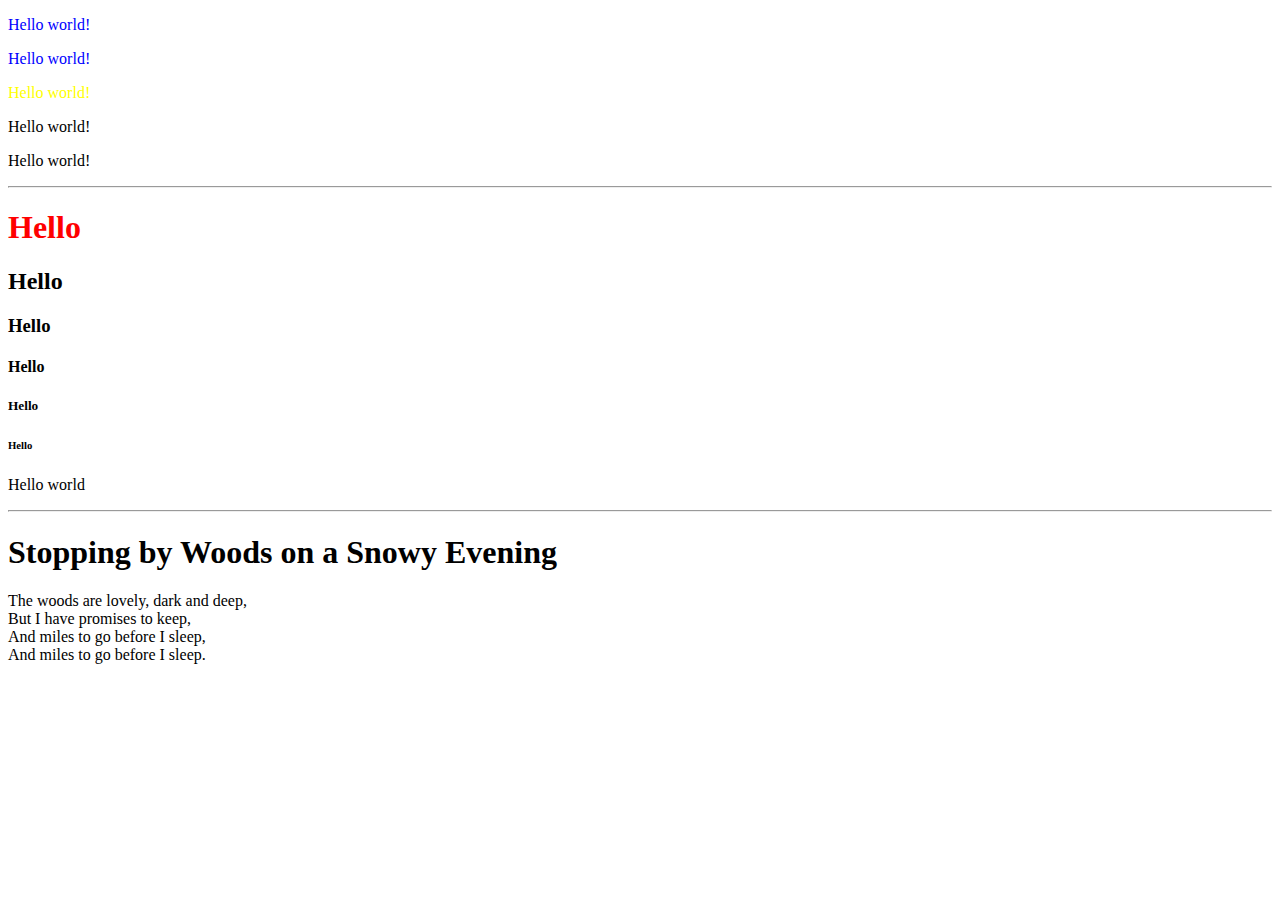
<file: index.html>
<!DOCTYPE html>
<html>

    <head>
        <title>Hello</title>
     
        <style>
            .my-class {
                color: blue;
            }
     
            #my-id {
                color: yellow;
            }
        </style>
     
    </head>
     
    <body lang="en">
     
        <p class="my-class">Hello world!</p>
        <p class="my-class">Hello world!</p>
        <p id="my-id">Hello world!</p>
        <p>Hello world!</p>
        <p>Hello world!</p>
        <hr>
     
    <!-- <h1>Hello</h1> -->
    <h1 style = "color: red;">Hello</h1>
    <h2>Hello</h2>
    <h3>Hello</h3>
    <h4>Hello</h4>
    <h5>Hello</h5>
    <h6>Hello</h6>

    <p>Hello world</p>
    <hr>
    <h1>Stopping by Woods on a Snowy Evening</h1>
    <p>
        The woods are lovely, dark and deep,<br>
        But I have promises to keep,<br>
        And miles to go before I sleep,<br>
        And miles to go before I sleep.<br>
    </p>
</body>
</html>
</file>
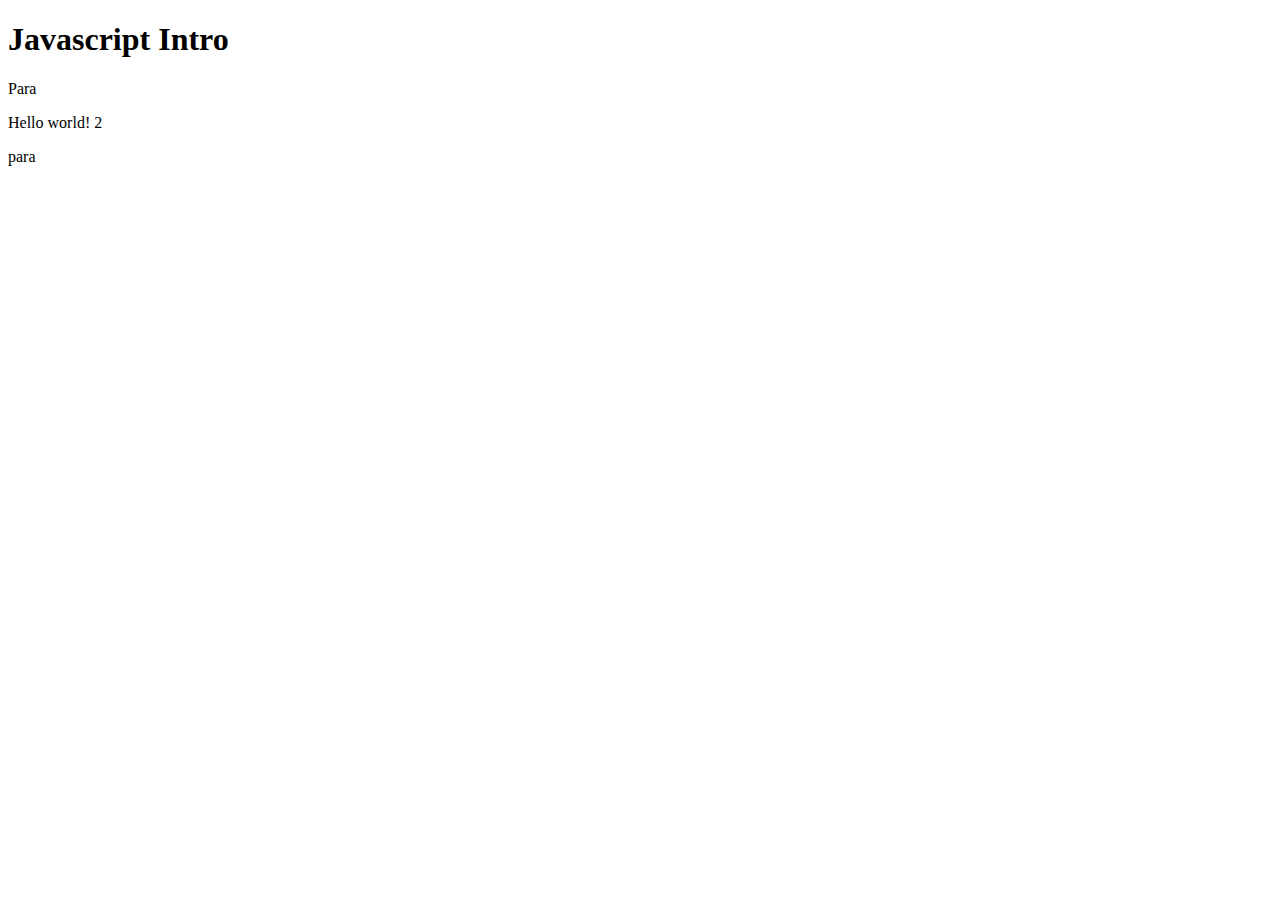
<file: JS/index.html>
<!DOCTYPE html>
<html>
<head>
   
</head>
<body>
    <h1>Javascript Intro</h1>
    <p>Para</p>

    <!-- Inline js -->
    <!-- output will be on console -->
    <script>
        console.log("Hello world");
        document.write("Hello world! 2");
        alert("hello world! 3");
    </script>

    <!-- Internal js -->
    <p>para</p>

    <!-- external js -->
    <script src = "my-script.js"></script>
</body>
</html>
</file>
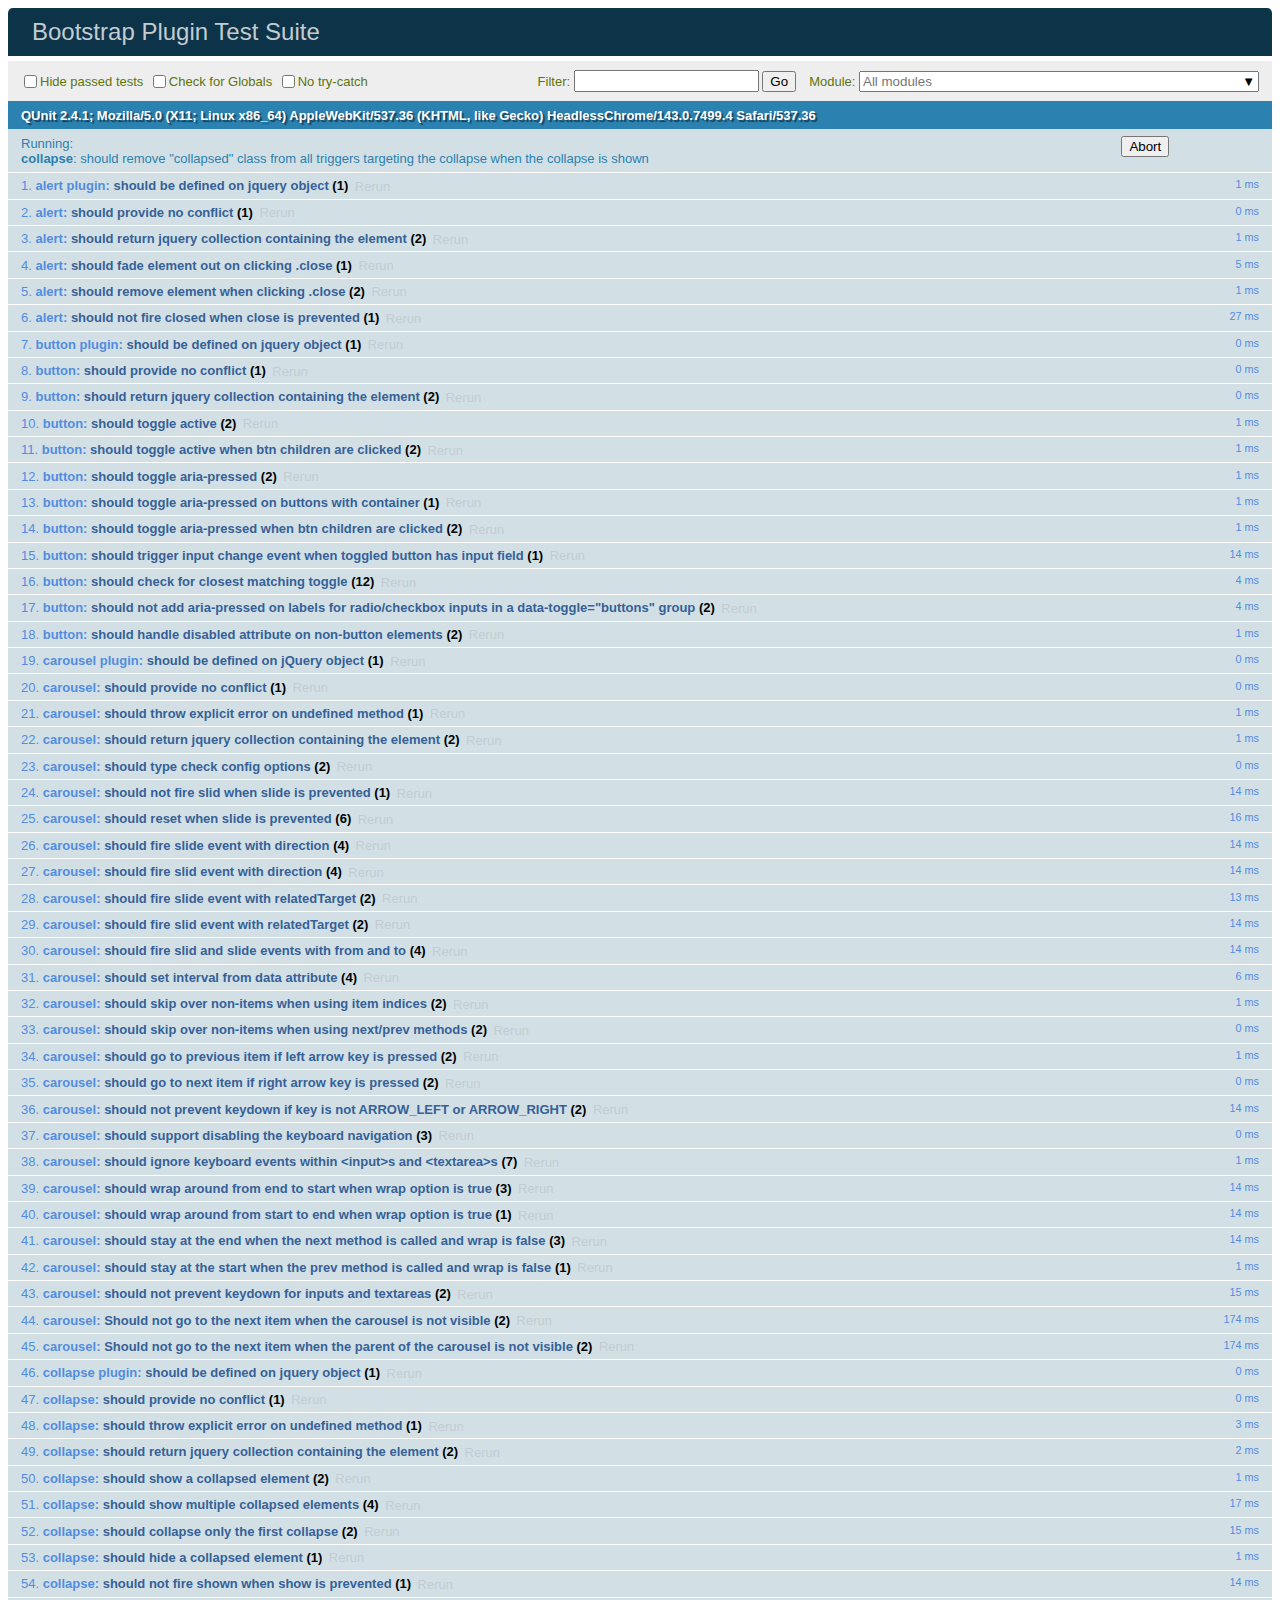
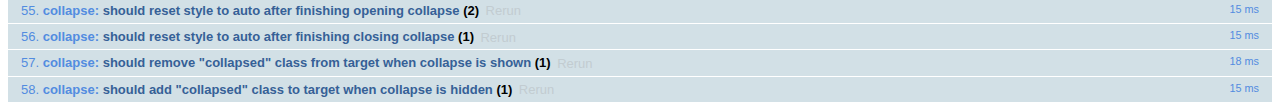
<file: bootstrap-4.0.0/js/tests/index.html>
<!doctype html>
<html lang="en">
  <head>
    <meta charset="utf-8">
    <meta name="viewport" content="width=device-width, initial-scale=1, shrink-to-fit=no">
    <title>Bootstrap Plugin Test Suite</title>

    <!-- jQuery -->
    <script>
      (function () {
        var path = '../../assets/js/vendor/jquery-slim.min.js'
        // get jquery param from the query string.
        var jQueryVersion = location.search.match(/[?&]jquery=(.*?)(?=&|$)/)

        // If a version was specified, use that version from our vendor folder
        if (jQueryVersion) {
          path = 'vendor/jquery-' + jQueryVersion[1] + '.min.js'
        }
        document.write('<script src="' + path + '"><\/script>')
      }())
    </script>
    <script src="../../assets/js/vendor/popper.min.js"></script>

    <!-- QUnit -->
    <link rel="stylesheet" href="vendor/qunit.css" media="screen">
    <script src="vendor/qunit.js"></script>

    <script>
      // Disable jQuery event aliases to ensure we don't accidentally use any of them
      [
        'blur',
        'focus',
        'focusin',
        'focusout',
        'resize',
        'scroll',
        'click',
        'dblclick',
        'mousedown',
        'mouseup',
        'mousemove',
        'mouseover',
        'mouseout',
        'mouseenter',
        'mouseleave',
        'change',
        'select',
        'submit',
        'keydown',
        'keypress',
        'keyup',
        'contextmenu'
      ].forEach(function(eventAlias) {
        $.fn[eventAlias] = function() {
          throw new Error('Using the ".' + eventAlias + '()" method is not allowed, so that Bootstrap can be compatible with custom jQuery builds which exclude the "event aliases" module that defines said method. See https://github.com/twbs/bootstrap/blob/master/CONTRIBUTING.md#js')
        }
      })

      // Require assert.expect in each test
      QUnit.config.requireExpects = true

      // See https://github.com/axemclion/grunt-saucelabs#test-result-details-with-qunit
      var log = []
      var testName

      QUnit.done(function(testResults) {
        var tests = []
        for (var i = 0; i < log.length; i++) {
          var details = log[i]
          tests.push({
            name: details.name,
            result: details.result,
            expected: details.expected,
            actual: details.actual,
            source: details.source
          })
        }
        testResults.tests = tests

        window.global_test_results = testResults
      })

      QUnit.testStart(function(testDetails) {
        QUnit.log(function(details) {
          if (!details.result) {
            details.name = testDetails.name
            log.push(details)
          }
        })
      })

      // Display fixture on-screen on iOS to avoid false positives
      // See https://github.com/twbs/bootstrap/pull/15955
      if (/iPhone|iPad|iPod/.test(navigator.userAgent)) {
        QUnit.begin(function() {
          $('#qunit-fixture').css({ top: 0, left: 0 })
        })

        QUnit.done(function() {
          $('#qunit-fixture').css({ top: '', left: '' })
        })
      }
    </script>

    <!-- Transpiled Plugins -->
    <script src="../dist/util.js"></script>
    <script src="../dist/alert.js"></script>
    <script src="../dist/button.js"></script>
    <script src="../dist/carousel.js"></script>
    <script src="../dist/collapse.js"></script>
    <script src="../dist/dropdown.js"></script>
    <script src="../dist/modal.js"></script>
    <script src="../dist/scrollspy.js"></script>
    <script src="../dist/tab.js"></script>
    <script src="../dist/tooltip.js"></script>
    <script src="../dist/popover.js"></script>

    <!-- Unit Tests -->
    <script src="unit/alert.js"></script>
    <script src="unit/button.js"></script>
    <script src="unit/carousel.js"></script>
    <script src="unit/collapse.js"></script>
    <script src="unit/dropdown.js"></script>
    <script src="unit/modal.js"></script>
    <script src="unit/scrollspy.js"></script>
    <script src="unit/tab.js"></script>
    <script src="unit/tooltip.js"></script>
    <script src="unit/popover.js"></script>
    <script src="unit/util.js"></script>
  </head>
  <body>
    <div id="qunit-container">
      <div id="qunit"></div>
      <div id="qunit-fixture"></div>
    </div>
  </body>
</html>
</file>
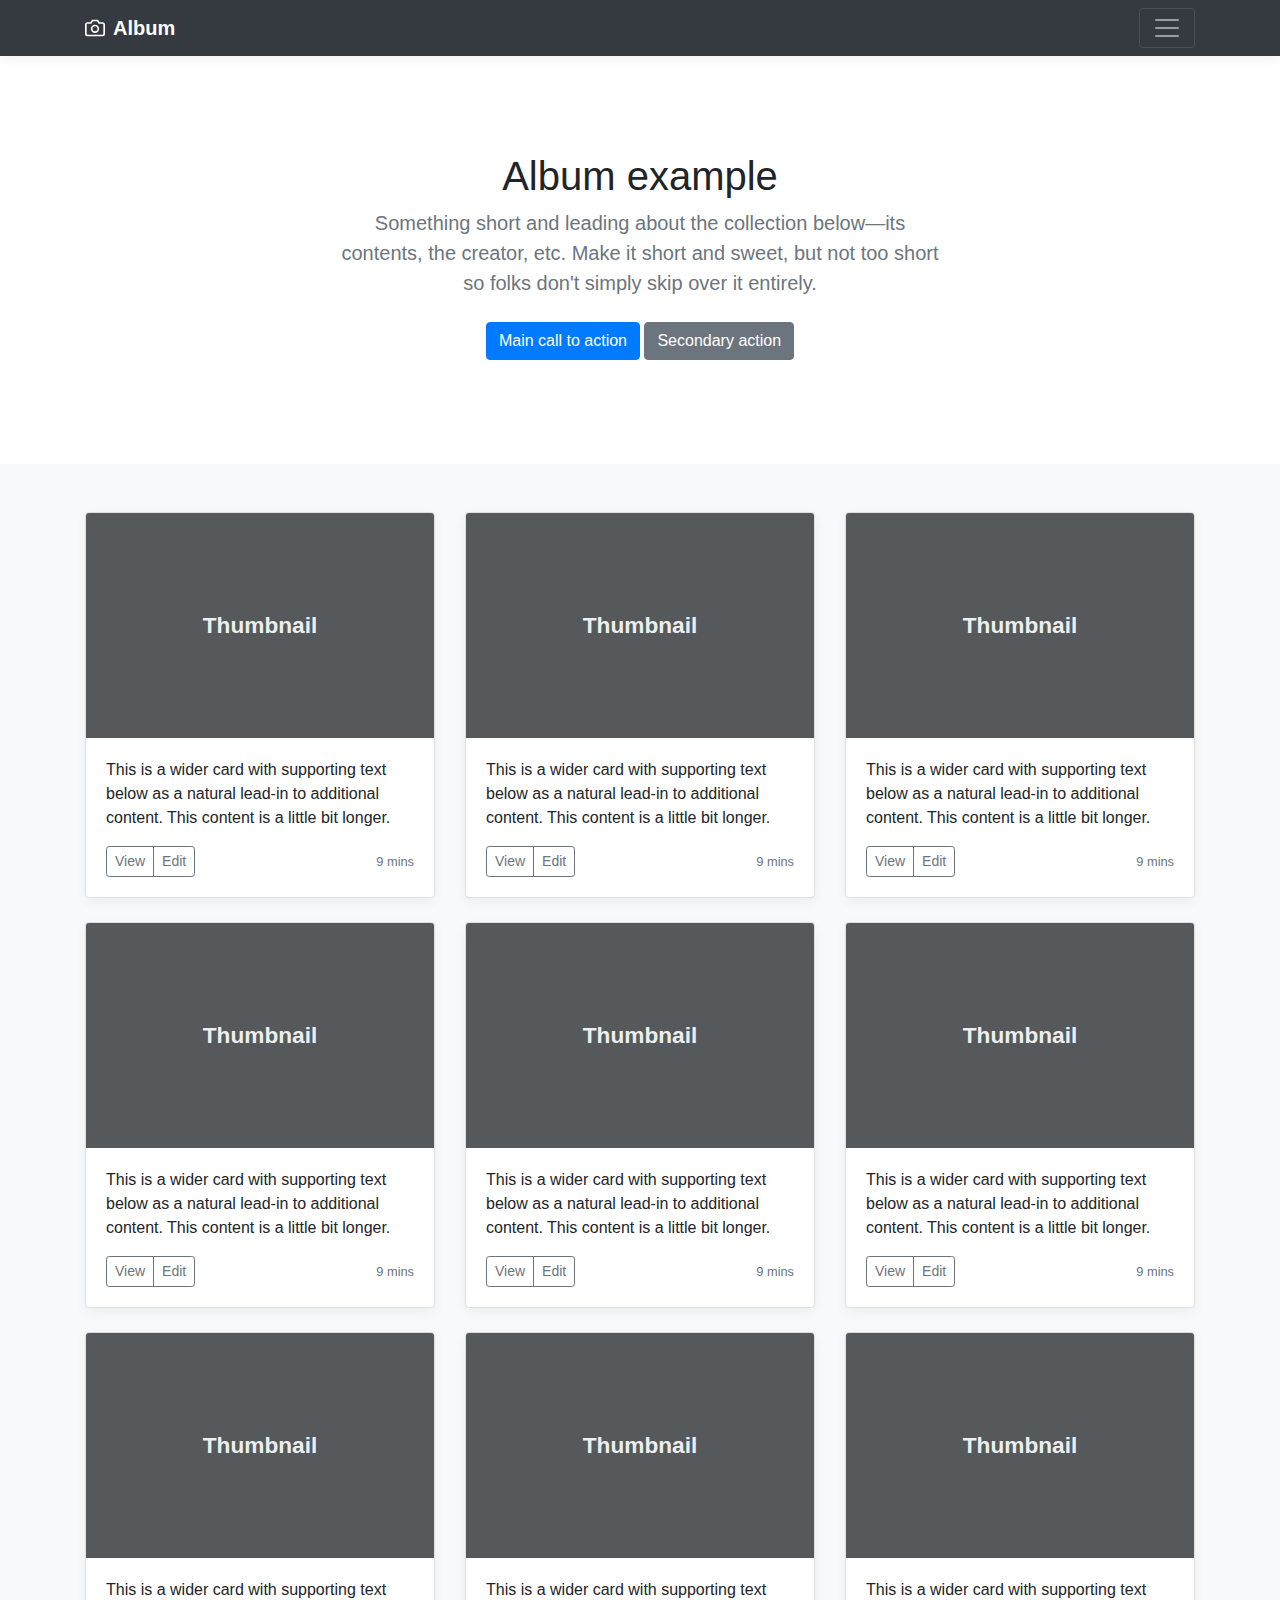
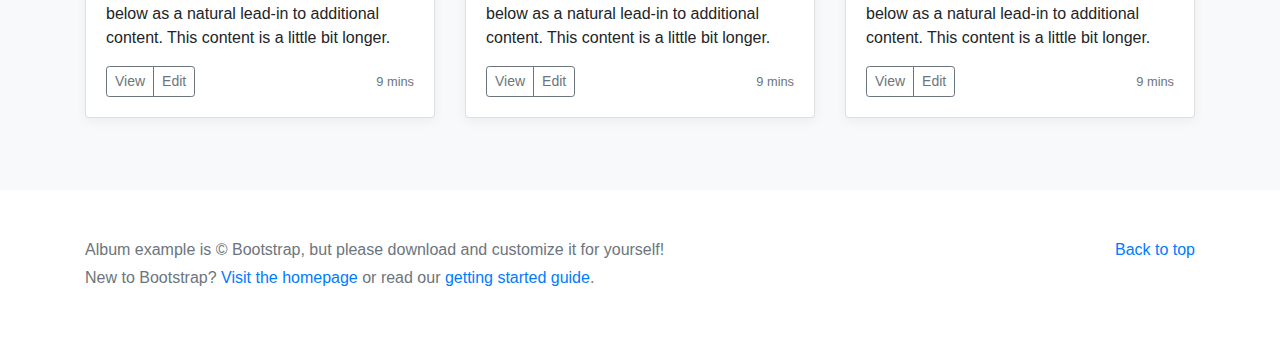
<file: bootstrap-4.0.0/docs/4.0/examples/album/index.html>
<!doctype html>
<html lang="en">
  <head>
    <meta charset="utf-8">
    <meta name="viewport" content="width=device-width, initial-scale=1, shrink-to-fit=no">
    <meta name="description" content="">
    <meta name="author" content="">
    <link rel="icon" href="../../../../favicon.ico">

    <title>Album example for Bootstrap</title>

    <!-- Bootstrap core CSS -->
    <link href="../../../../dist/css/bootstrap.min.css" rel="stylesheet">

    <!-- Custom styles for this template -->
    <link href="album.css" rel="stylesheet">
  </head>

  <body>

    <header>
      <div class="collapse bg-dark" id="navbarHeader">
        <div class="container">
          <div class="row">
            <div class="col-sm-8 col-md-7 py-4">
              <h4 class="text-white">About</h4>
              <p class="text-muted">Add some information about the album below, the author, or any other background context. Make it a few sentences long so folks can pick up some informative tidbits. Then, link them off to some social networking sites or contact information.</p>
            </div>
            <div class="col-sm-4 offset-md-1 py-4">
              <h4 class="text-white">Contact</h4>
              <ul class="list-unstyled">
                <li><a href="#" class="text-white">Follow on Twitter</a></li>
                <li><a href="#" class="text-white">Like on Facebook</a></li>
                <li><a href="#" class="text-white">Email me</a></li>
              </ul>
            </div>
          </div>
        </div>
      </div>
      <div class="navbar navbar-dark bg-dark box-shadow">
        <div class="container d-flex justify-content-between">
          <a href="#" class="navbar-brand d-flex align-items-center">
            <svg xmlns="http://www.w3.org/2000/svg" width="20" height="20" viewBox="0 0 24 24" fill="none" stroke="currentColor" stroke-width="2" stroke-linecap="round" stroke-linejoin="round" class="mr-2"><path d="M23 19a2 2 0 0 1-2 2H3a2 2 0 0 1-2-2V8a2 2 0 0 1 2-2h4l2-3h6l2 3h4a2 2 0 0 1 2 2z"></path><circle cx="12" cy="13" r="4"></circle></svg>
            <strong>Album</strong>
          </a>
          <button class="navbar-toggler" type="button" data-toggle="collapse" data-target="#navbarHeader" aria-controls="navbarHeader" aria-expanded="false" aria-label="Toggle navigation">
            <span class="navbar-toggler-icon"></span>
          </button>
        </div>
      </div>
    </header>

    <main role="main">

      <section class="jumbotron text-center">
        <div class="container">
          <h1 class="jumbotron-heading">Album example</h1>
          <p class="lead text-muted">Something short and leading about the collection below—its contents, the creator, etc. Make it short and sweet, but not too short so folks don't simply skip over it entirely.</p>
          <p>
            <a href="#" class="btn btn-primary my-2">Main call to action</a>
            <a href="#" class="btn btn-secondary my-2">Secondary action</a>
          </p>
        </div>
      </section>

      <div class="album py-5 bg-light">
        <div class="container">

          <div class="row">
            <div class="col-md-4">
              <div class="card mb-4 box-shadow">
                <img class="card-img-top" data-src="holder.js/100px225?theme=thumb&bg=55595c&fg=eceeef&text=Thumbnail" alt="Card image cap">
                <div class="card-body">
                  <p class="card-text">This is a wider card with supporting text below as a natural lead-in to additional content. This content is a little bit longer.</p>
                  <div class="d-flex justify-content-between align-items-center">
                    <div class="btn-group">
                      <button type="button" class="btn btn-sm btn-outline-secondary">View</button>
                      <button type="button" class="btn btn-sm btn-outline-secondary">Edit</button>
                    </div>
                    <small class="text-muted">9 mins</small>
                  </div>
                </div>
              </div>
            </div>
            <div class="col-md-4">
              <div class="card mb-4 box-shadow">
                <img class="card-img-top" data-src="holder.js/100px225?theme=thumb&bg=55595c&fg=eceeef&text=Thumbnail" alt="Card image cap">
                <div class="card-body">
                  <p class="card-text">This is a wider card with supporting text below as a natural lead-in to additional content. This content is a little bit longer.</p>
                  <div class="d-flex justify-content-between align-items-center">
                    <div class="btn-group">
                      <button type="button" class="btn btn-sm btn-outline-secondary">View</button>
                      <button type="button" class="btn btn-sm btn-outline-secondary">Edit</button>
                    </div>
                    <small class="text-muted">9 mins</small>
                  </div>
                </div>
              </div>
            </div>
            <div class="col-md-4">
              <div class="card mb-4 box-shadow">
                <img class="card-img-top" data-src="holder.js/100px225?theme=thumb&bg=55595c&fg=eceeef&text=Thumbnail" alt="Card image cap">
                <div class="card-body">
                  <p class="card-text">This is a wider card with supporting text below as a natural lead-in to additional content. This content is a little bit longer.</p>
                  <div class="d-flex justify-content-between align-items-center">
                    <div class="btn-group">
                      <button type="button" class="btn btn-sm btn-outline-secondary">View</button>
                      <button type="button" class="btn btn-sm btn-outline-secondary">Edit</button>
                    </div>
                    <small class="text-muted">9 mins</small>
                  </div>
                </div>
              </div>
            </div>

            <div class="col-md-4">
              <div class="card mb-4 box-shadow">
                <img class="card-img-top" data-src="holder.js/100px225?theme=thumb&bg=55595c&fg=eceeef&text=Thumbnail" alt="Card image cap">
                <div class="card-body">
                  <p class="card-text">This is a wider card with supporting text below as a natural lead-in to additional content. This content is a little bit longer.</p>
                  <div class="d-flex justify-content-between align-items-center">
                    <div class="btn-group">
                      <button type="button" class="btn btn-sm btn-outline-secondary">View</button>
                      <button type="button" class="btn btn-sm btn-outline-secondary">Edit</button>
                    </div>
                    <small class="text-muted">9 mins</small>
                  </div>
                </div>
              </div>
            </div>
            <div class="col-md-4">
              <div class="card mb-4 box-shadow">
                <img class="card-img-top" data-src="holder.js/100px225?theme=thumb&bg=55595c&fg=eceeef&text=Thumbnail" alt="Card image cap">
                <div class="card-body">
                  <p class="card-text">This is a wider card with supporting text below as a natural lead-in to additional content. This content is a little bit longer.</p>
                  <div class="d-flex justify-content-between align-items-center">
                    <div class="btn-group">
                      <button type="button" class="btn btn-sm btn-outline-secondary">View</button>
                      <button type="button" class="btn btn-sm btn-outline-secondary">Edit</button>
                    </div>
                    <small class="text-muted">9 mins</small>
                  </div>
                </div>
              </div>
            </div>
            <div class="col-md-4">
              <div class="card mb-4 box-shadow">
                <img class="card-img-top" data-src="holder.js/100px225?theme=thumb&bg=55595c&fg=eceeef&text=Thumbnail" alt="Card image cap">
                <div class="card-body">
                  <p class="card-text">This is a wider card with supporting text below as a natural lead-in to additional content. This content is a little bit longer.</p>
                  <div class="d-flex justify-content-between align-items-center">
                    <div class="btn-group">
                      <button type="button" class="btn btn-sm btn-outline-secondary">View</button>
                      <button type="button" class="btn btn-sm btn-outline-secondary">Edit</button>
                    </div>
                    <small class="text-muted">9 mins</small>
                  </div>
                </div>
              </div>
            </div>

            <div class="col-md-4">
              <div class="card mb-4 box-shadow">
                <img class="card-img-top" data-src="holder.js/100px225?theme=thumb&bg=55595c&fg=eceeef&text=Thumbnail" alt="Card image cap">
                <div class="card-body">
                  <p class="card-text">This is a wider card with supporting text below as a natural lead-in to additional content. This content is a little bit longer.</p>
                  <div class="d-flex justify-content-between align-items-center">
                    <div class="btn-group">
                      <button type="button" class="btn btn-sm btn-outline-secondary">View</button>
                      <button type="button" class="btn btn-sm btn-outline-secondary">Edit</button>
                    </div>
                    <small class="text-muted">9 mins</small>
                  </div>
                </div>
              </div>
            </div>
            <div class="col-md-4">
              <div class="card mb-4 box-shadow">
                <img class="card-img-top" data-src="holder.js/100px225?theme=thumb&bg=55595c&fg=eceeef&text=Thumbnail" alt="Card image cap">
                <div class="card-body">
                  <p class="card-text">This is a wider card with supporting text below as a natural lead-in to additional content. This content is a little bit longer.</p>
                  <div class="d-flex justify-content-between align-items-center">
                    <div class="btn-group">
                      <button type="button" class="btn btn-sm btn-outline-secondary">View</button>
                      <button type="button" class="btn btn-sm btn-outline-secondary">Edit</button>
                    </div>
                    <small class="text-muted">9 mins</small>
                  </div>
                </div>
              </div>
            </div>
            <div class="col-md-4">
              <div class="card mb-4 box-shadow">
                <img class="card-img-top" data-src="holder.js/100px225?theme=thumb&bg=55595c&fg=eceeef&text=Thumbnail" alt="Card image cap">
                <div class="card-body">
                  <p class="card-text">This is a wider card with supporting text below as a natural lead-in to additional content. This content is a little bit longer.</p>
                  <div class="d-flex justify-content-between align-items-center">
                    <div class="btn-group">
                      <button type="button" class="btn btn-sm btn-outline-secondary">View</button>
                      <button type="button" class="btn btn-sm btn-outline-secondary">Edit</button>
                    </div>
                    <small class="text-muted">9 mins</small>
                  </div>
                </div>
              </div>
            </div>
          </div>
        </div>
      </div>

    </main>

    <footer class="text-muted">
      <div class="container">
        <p class="float-right">
          <a href="#">Back to top</a>
        </p>
        <p>Album example is &copy; Bootstrap, but please download and customize it for yourself!</p>
        <p>New to Bootstrap? <a href="../../">Visit the homepage</a> or read our <a href="../../getting-started/">getting started guide</a>.</p>
      </div>
    </footer>

    <!-- Bootstrap core JavaScript
    ================================================== -->
    <!-- Placed at the end of the document so the pages load faster -->
    <script src="https://code.jquery.com/jquery-3.2.1.slim.min.js" integrity="sha384-KJ3o2DKtIkvYIK3UENzmM7KCkRr/rE9/Qpg6aAZGJwFDMVNA/GpGFF93hXpG5KkN" crossorigin="anonymous"></script>
    <script>window.jQuery || document.write('<script src="../../../../assets/js/vendor/jquery-slim.min.js"><\/script>')</script>
    <script src="../../../../assets/js/vendor/popper.min.js"></script>
    <script src="../../../../dist/js/bootstrap.min.js"></script>
    <script src="../../../../assets/js/vendor/holder.min.js"></script>
  </body>
</html>
</file>
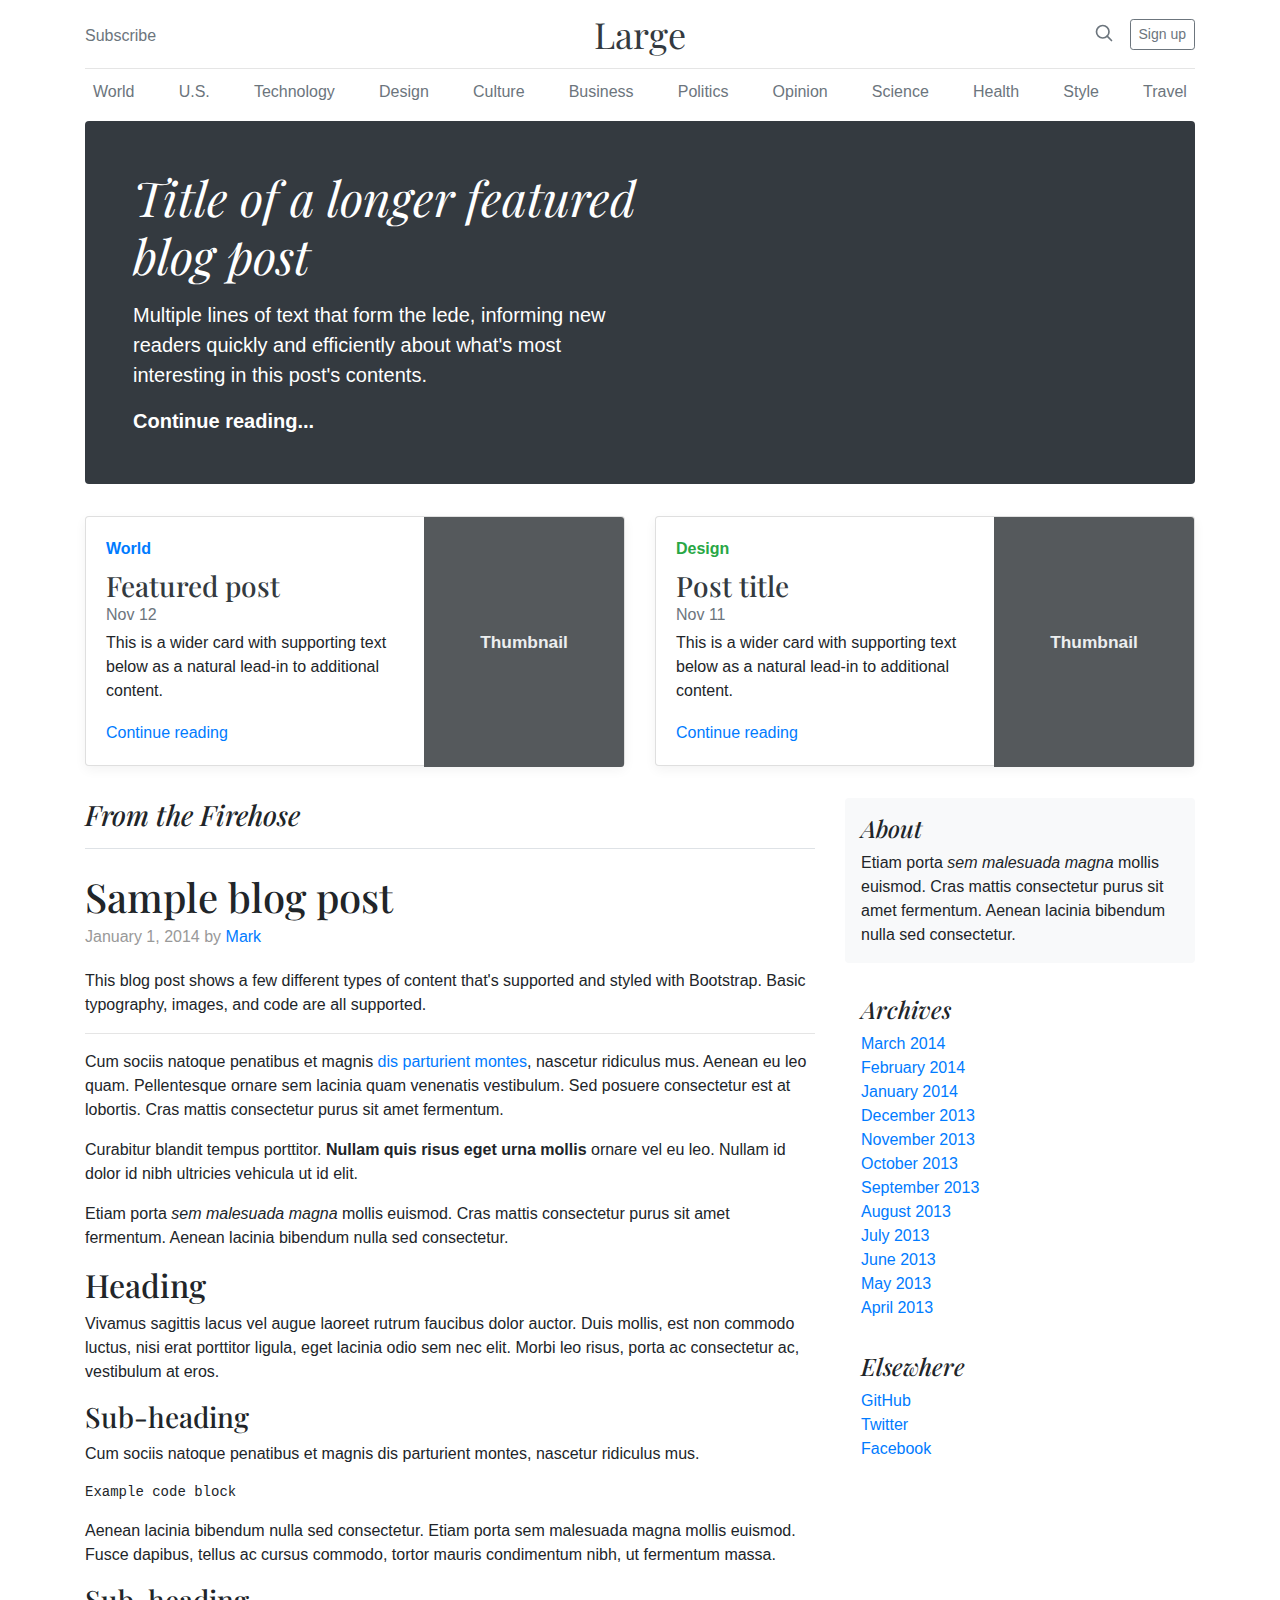
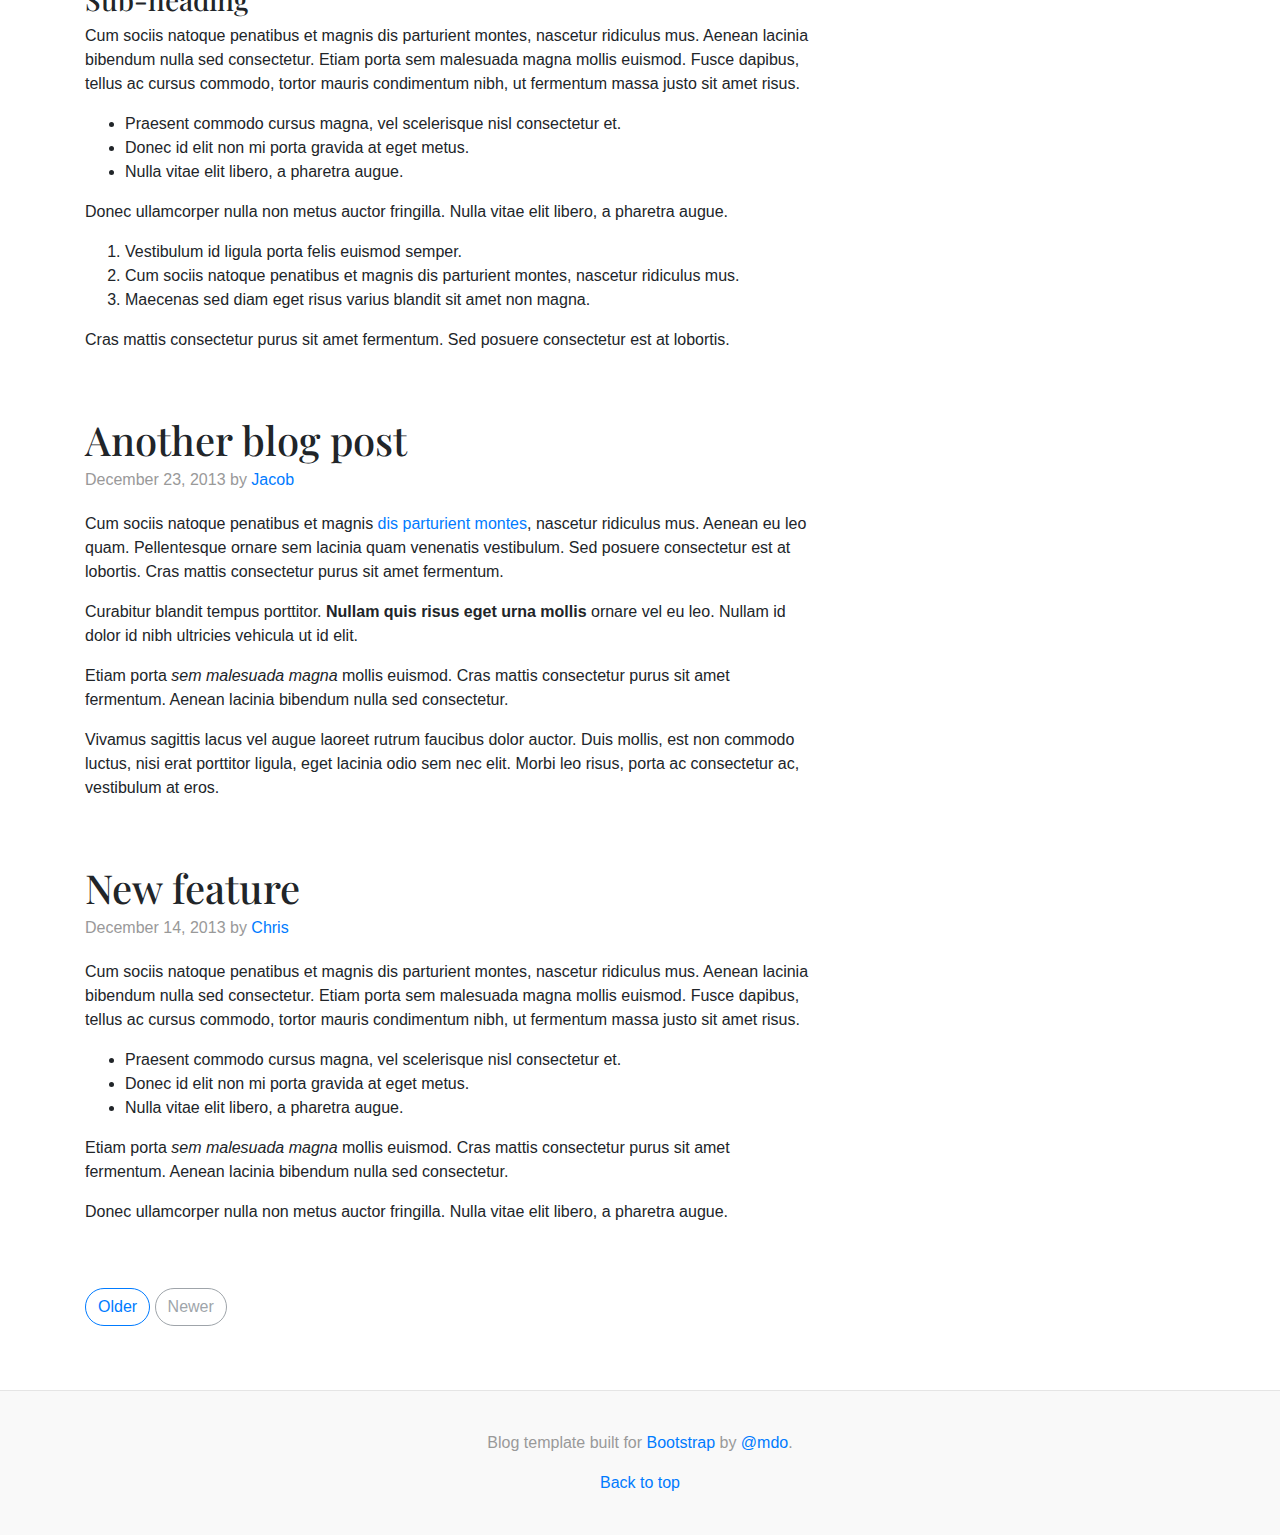
<file: bootstrap-4.0.0/docs/4.0/examples/blog/index.html>
<!doctype html>
<html lang="en">
  <head>
    <meta charset="utf-8">
    <meta name="viewport" content="width=device-width, initial-scale=1, shrink-to-fit=no">
    <meta name="description" content="">
    <meta name="author" content="">
    <link rel="icon" href="../../../../favicon.ico">

    <title>Blog Template for Bootstrap</title>

    <!-- Bootstrap core CSS -->
    <link href="../../../../dist/css/bootstrap.min.css" rel="stylesheet">

    <!-- Custom styles for this template -->
    <link href="https://fonts.googleapis.com/css?family=Playfair+Display:700,900" rel="stylesheet">
    <link href="blog.css" rel="stylesheet">
  </head>

  <body>

    <div class="container">
      <header class="blog-header py-3">
        <div class="row flex-nowrap justify-content-between align-items-center">
          <div class="col-4 pt-1">
            <a class="text-muted" href="#">Subscribe</a>
          </div>
          <div class="col-4 text-center">
            <a class="blog-header-logo text-dark" href="#">Large</a>
          </div>
          <div class="col-4 d-flex justify-content-end align-items-center">
            <a class="text-muted" href="#">
              <svg xmlns="http://www.w3.org/2000/svg" width="20" height="20" viewBox="0 0 24 24" fill="none" stroke="currentColor" stroke-width="2" stroke-linecap="round" stroke-linejoin="round" class="mx-3"><circle cx="10.5" cy="10.5" r="7.5"></circle><line x1="21" y1="21" x2="15.8" y2="15.8"></line></svg>
            </a>
            <a class="btn btn-sm btn-outline-secondary" href="#">Sign up</a>
          </div>
        </div>
      </header>

      <div class="nav-scroller py-1 mb-2">
        <nav class="nav d-flex justify-content-between">
          <a class="p-2 text-muted" href="#">World</a>
          <a class="p-2 text-muted" href="#">U.S.</a>
          <a class="p-2 text-muted" href="#">Technology</a>
          <a class="p-2 text-muted" href="#">Design</a>
          <a class="p-2 text-muted" href="#">Culture</a>
          <a class="p-2 text-muted" href="#">Business</a>
          <a class="p-2 text-muted" href="#">Politics</a>
          <a class="p-2 text-muted" href="#">Opinion</a>
          <a class="p-2 text-muted" href="#">Science</a>
          <a class="p-2 text-muted" href="#">Health</a>
          <a class="p-2 text-muted" href="#">Style</a>
          <a class="p-2 text-muted" href="#">Travel</a>
        </nav>
      </div>

      <div class="jumbotron p-3 p-md-5 text-white rounded bg-dark">
        <div class="col-md-6 px-0">
          <h1 class="display-4 font-italic">Title of a longer featured blog post</h1>
          <p class="lead my-3">Multiple lines of text that form the lede, informing new readers quickly and efficiently about what's most interesting in this post's contents.</p>
          <p class="lead mb-0"><a href="#" class="text-white font-weight-bold">Continue reading...</a></p>
        </div>
      </div>

      <div class="row mb-2">
        <div class="col-md-6">
          <div class="card flex-md-row mb-4 box-shadow h-md-250">
            <div class="card-body d-flex flex-column align-items-start">
              <strong class="d-inline-block mb-2 text-primary">World</strong>
              <h3 class="mb-0">
                <a class="text-dark" href="#">Featured post</a>
              </h3>
              <div class="mb-1 text-muted">Nov 12</div>
              <p class="card-text mb-auto">This is a wider card with supporting text below as a natural lead-in to additional content.</p>
              <a href="#">Continue reading</a>
            </div>
            <img class="card-img-right flex-auto d-none d-md-block" data-src="holder.js/200x250?theme=thumb" alt="Card image cap">
          </div>
        </div>
        <div class="col-md-6">
          <div class="card flex-md-row mb-4 box-shadow h-md-250">
            <div class="card-body d-flex flex-column align-items-start">
              <strong class="d-inline-block mb-2 text-success">Design</strong>
              <h3 class="mb-0">
                <a class="text-dark" href="#">Post title</a>
              </h3>
              <div class="mb-1 text-muted">Nov 11</div>
              <p class="card-text mb-auto">This is a wider card with supporting text below as a natural lead-in to additional content.</p>
              <a href="#">Continue reading</a>
            </div>
            <img class="card-img-right flex-auto d-none d-md-block" data-src="holder.js/200x250?theme=thumb" alt="Card image cap">
          </div>
        </div>
      </div>
    </div>

    <main role="main" class="container">
      <div class="row">
        <div class="col-md-8 blog-main">
          <h3 class="pb-3 mb-4 font-italic border-bottom">
            From the Firehose
          </h3>

          <div class="blog-post">
            <h2 class="blog-post-title">Sample blog post</h2>
            <p class="blog-post-meta">January 1, 2014 by <a href="#">Mark</a></p>

            <p>This blog post shows a few different types of content that's supported and styled with Bootstrap. Basic typography, images, and code are all supported.</p>
            <hr>
            <p>Cum sociis natoque penatibus et magnis <a href="#">dis parturient montes</a>, nascetur ridiculus mus. Aenean eu leo quam. Pellentesque ornare sem lacinia quam venenatis vestibulum. Sed posuere consectetur est at lobortis. Cras mattis consectetur purus sit amet fermentum.</p>
            <blockquote>
              <p>Curabitur blandit tempus porttitor. <strong>Nullam quis risus eget urna mollis</strong> ornare vel eu leo. Nullam id dolor id nibh ultricies vehicula ut id elit.</p>
            </blockquote>
            <p>Etiam porta <em>sem malesuada magna</em> mollis euismod. Cras mattis consectetur purus sit amet fermentum. Aenean lacinia bibendum nulla sed consectetur.</p>
            <h2>Heading</h2>
            <p>Vivamus sagittis lacus vel augue laoreet rutrum faucibus dolor auctor. Duis mollis, est non commodo luctus, nisi erat porttitor ligula, eget lacinia odio sem nec elit. Morbi leo risus, porta ac consectetur ac, vestibulum at eros.</p>
            <h3>Sub-heading</h3>
            <p>Cum sociis natoque penatibus et magnis dis parturient montes, nascetur ridiculus mus.</p>
            <pre><code>Example code block</code></pre>
            <p>Aenean lacinia bibendum nulla sed consectetur. Etiam porta sem malesuada magna mollis euismod. Fusce dapibus, tellus ac cursus commodo, tortor mauris condimentum nibh, ut fermentum massa.</p>
            <h3>Sub-heading</h3>
            <p>Cum sociis natoque penatibus et magnis dis parturient montes, nascetur ridiculus mus. Aenean lacinia bibendum nulla sed consectetur. Etiam porta sem malesuada magna mollis euismod. Fusce dapibus, tellus ac cursus commodo, tortor mauris condimentum nibh, ut fermentum massa justo sit amet risus.</p>
            <ul>
              <li>Praesent commodo cursus magna, vel scelerisque nisl consectetur et.</li>
              <li>Donec id elit non mi porta gravida at eget metus.</li>
              <li>Nulla vitae elit libero, a pharetra augue.</li>
            </ul>
            <p>Donec ullamcorper nulla non metus auctor fringilla. Nulla vitae elit libero, a pharetra augue.</p>
            <ol>
              <li>Vestibulum id ligula porta felis euismod semper.</li>
              <li>Cum sociis natoque penatibus et magnis dis parturient montes, nascetur ridiculus mus.</li>
              <li>Maecenas sed diam eget risus varius blandit sit amet non magna.</li>
            </ol>
            <p>Cras mattis consectetur purus sit amet fermentum. Sed posuere consectetur est at lobortis.</p>
          </div><!-- /.blog-post -->

          <div class="blog-post">
            <h2 class="blog-post-title">Another blog post</h2>
            <p class="blog-post-meta">December 23, 2013 by <a href="#">Jacob</a></p>

            <p>Cum sociis natoque penatibus et magnis <a href="#">dis parturient montes</a>, nascetur ridiculus mus. Aenean eu leo quam. Pellentesque ornare sem lacinia quam venenatis vestibulum. Sed posuere consectetur est at lobortis. Cras mattis consectetur purus sit amet fermentum.</p>
            <blockquote>
              <p>Curabitur blandit tempus porttitor. <strong>Nullam quis risus eget urna mollis</strong> ornare vel eu leo. Nullam id dolor id nibh ultricies vehicula ut id elit.</p>
            </blockquote>
            <p>Etiam porta <em>sem malesuada magna</em> mollis euismod. Cras mattis consectetur purus sit amet fermentum. Aenean lacinia bibendum nulla sed consectetur.</p>
            <p>Vivamus sagittis lacus vel augue laoreet rutrum faucibus dolor auctor. Duis mollis, est non commodo luctus, nisi erat porttitor ligula, eget lacinia odio sem nec elit. Morbi leo risus, porta ac consectetur ac, vestibulum at eros.</p>
          </div><!-- /.blog-post -->

          <div class="blog-post">
            <h2 class="blog-post-title">New feature</h2>
            <p class="blog-post-meta">December 14, 2013 by <a href="#">Chris</a></p>

            <p>Cum sociis natoque penatibus et magnis dis parturient montes, nascetur ridiculus mus. Aenean lacinia bibendum nulla sed consectetur. Etiam porta sem malesuada magna mollis euismod. Fusce dapibus, tellus ac cursus commodo, tortor mauris condimentum nibh, ut fermentum massa justo sit amet risus.</p>
            <ul>
              <li>Praesent commodo cursus magna, vel scelerisque nisl consectetur et.</li>
              <li>Donec id elit non mi porta gravida at eget metus.</li>
              <li>Nulla vitae elit libero, a pharetra augue.</li>
            </ul>
            <p>Etiam porta <em>sem malesuada magna</em> mollis euismod. Cras mattis consectetur purus sit amet fermentum. Aenean lacinia bibendum nulla sed consectetur.</p>
            <p>Donec ullamcorper nulla non metus auctor fringilla. Nulla vitae elit libero, a pharetra augue.</p>
          </div><!-- /.blog-post -->

          <nav class="blog-pagination">
            <a class="btn btn-outline-primary" href="#">Older</a>
            <a class="btn btn-outline-secondary disabled" href="#">Newer</a>
          </nav>

        </div><!-- /.blog-main -->

        <aside class="col-md-4 blog-sidebar">
          <div class="p-3 mb-3 bg-light rounded">
            <h4 class="font-italic">About</h4>
            <p class="mb-0">Etiam porta <em>sem malesuada magna</em> mollis euismod. Cras mattis consectetur purus sit amet fermentum. Aenean lacinia bibendum nulla sed consectetur.</p>
          </div>

          <div class="p-3">
            <h4 class="font-italic">Archives</h4>
            <ol class="list-unstyled mb-0">
              <li><a href="#">March 2014</a></li>
              <li><a href="#">February 2014</a></li>
              <li><a href="#">January 2014</a></li>
              <li><a href="#">December 2013</a></li>
              <li><a href="#">November 2013</a></li>
              <li><a href="#">October 2013</a></li>
              <li><a href="#">September 2013</a></li>
              <li><a href="#">August 2013</a></li>
              <li><a href="#">July 2013</a></li>
              <li><a href="#">June 2013</a></li>
              <li><a href="#">May 2013</a></li>
              <li><a href="#">April 2013</a></li>
            </ol>
          </div>

          <div class="p-3">
            <h4 class="font-italic">Elsewhere</h4>
            <ol class="list-unstyled">
              <li><a href="#">GitHub</a></li>
              <li><a href="#">Twitter</a></li>
              <li><a href="#">Facebook</a></li>
            </ol>
          </div>
        </aside><!-- /.blog-sidebar -->

      </div><!-- /.row -->

    </main><!-- /.container -->

    <footer class="blog-footer">
      <p>Blog template built for <a href="https://getbootstrap.com/">Bootstrap</a> by <a href="https://twitter.com/mdo">@mdo</a>.</p>
      <p>
        <a href="#">Back to top</a>
      </p>
    </footer>

    <!-- Bootstrap core JavaScript
    ================================================== -->
    <!-- Placed at the end of the document so the pages load faster -->
    <script src="https://code.jquery.com/jquery-3.2.1.slim.min.js" integrity="sha384-KJ3o2DKtIkvYIK3UENzmM7KCkRr/rE9/Qpg6aAZGJwFDMVNA/GpGFF93hXpG5KkN" crossorigin="anonymous"></script>
    <script>window.jQuery || document.write('<script src="../../../../assets/js/vendor/jquery-slim.min.js"><\/script>')</script>
    <script src="../../../../assets/js/vendor/popper.min.js"></script>
    <script src="../../../../dist/js/bootstrap.min.js"></script>
    <script src="../../../../assets/js/vendor/holder.min.js"></script>
    <script>
      Holder.addTheme('thumb', {
        bg: '#55595c',
        fg: '#eceeef',
        text: 'Thumbnail'
      });
    </script>
  </body>
</html>
</file>
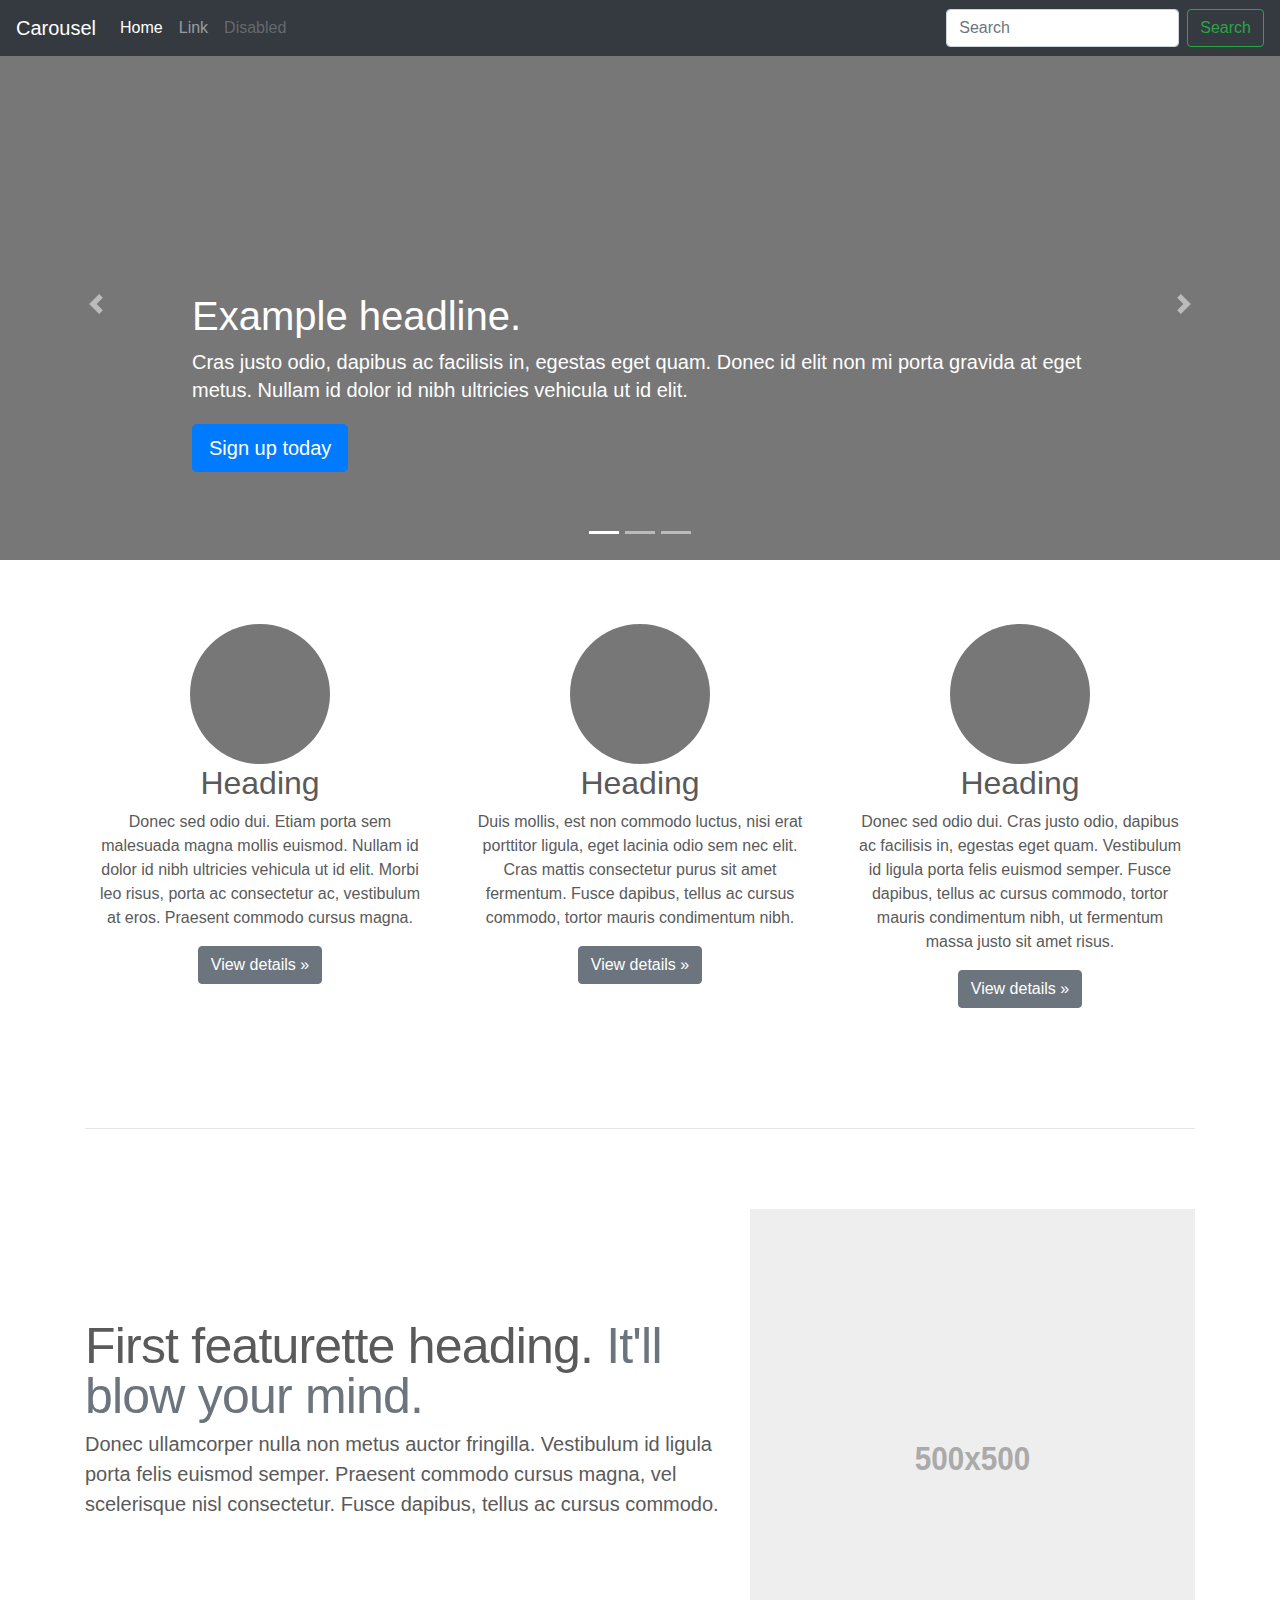
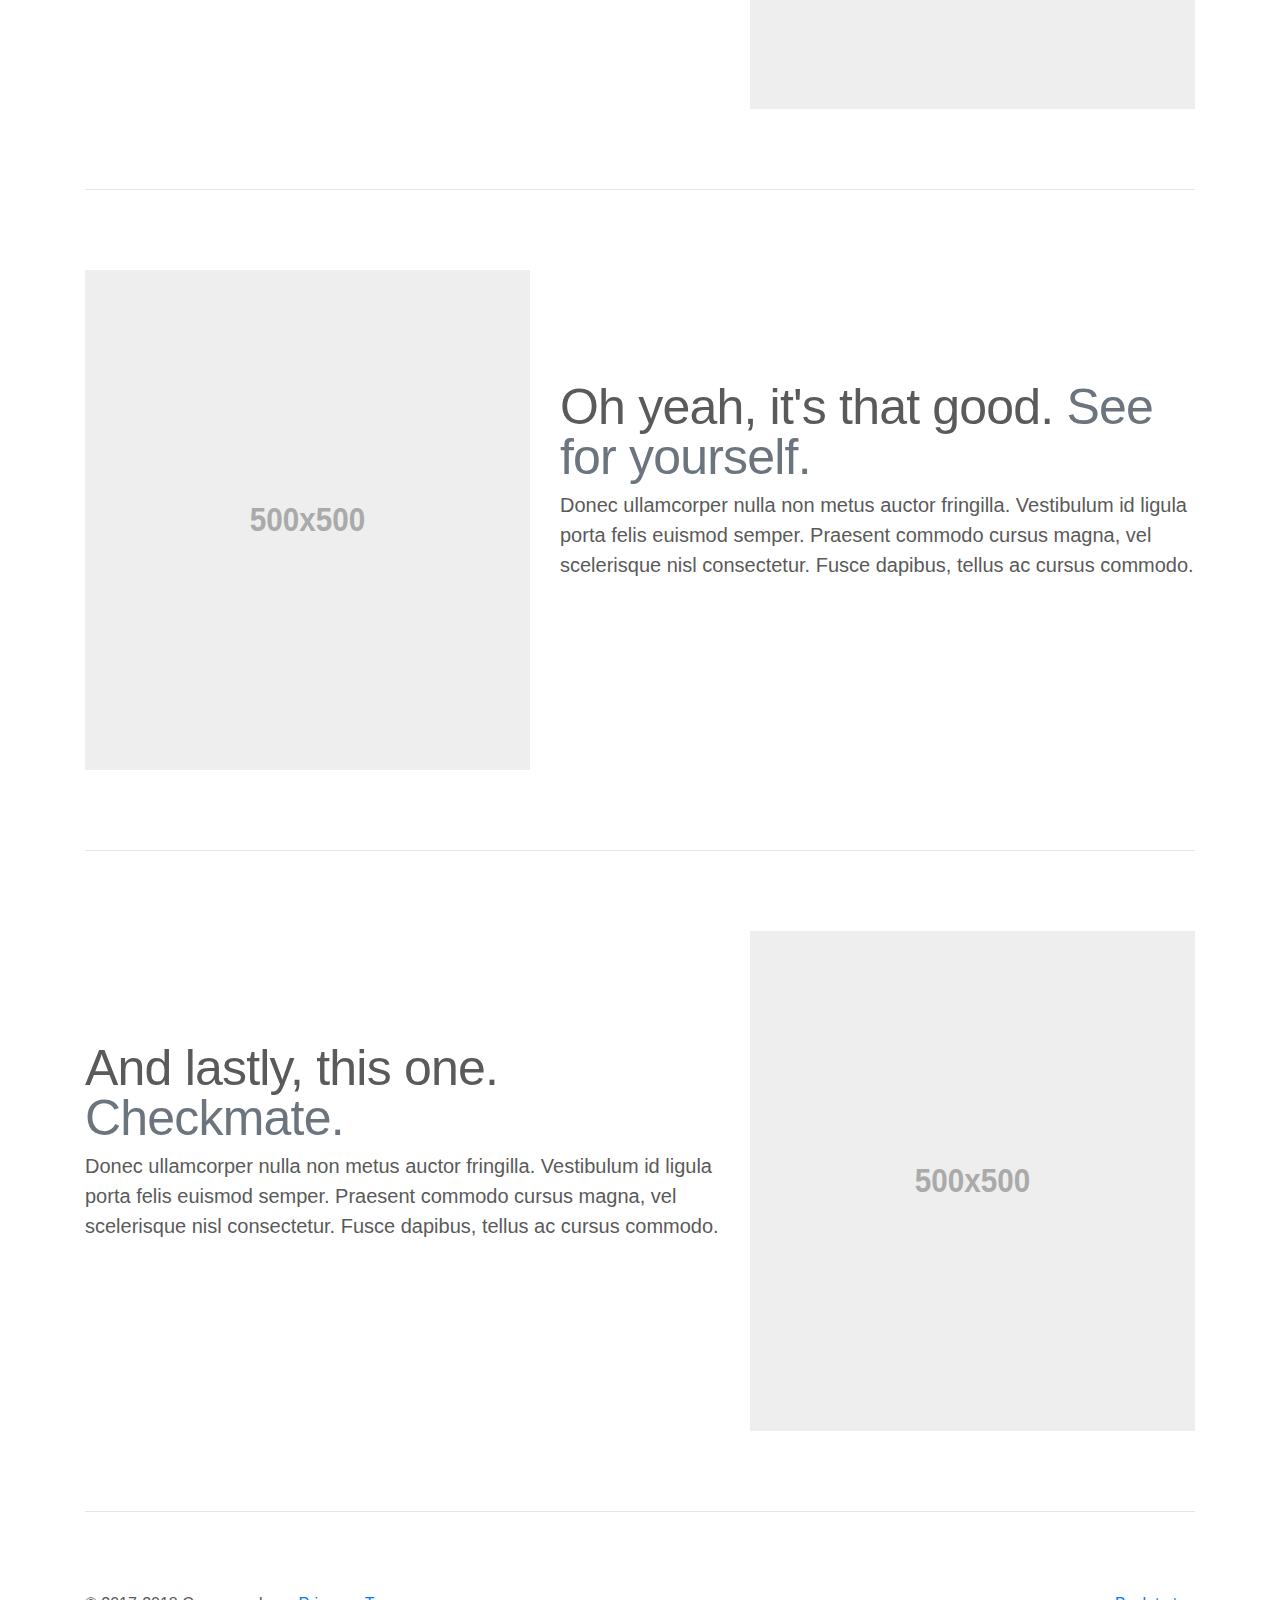
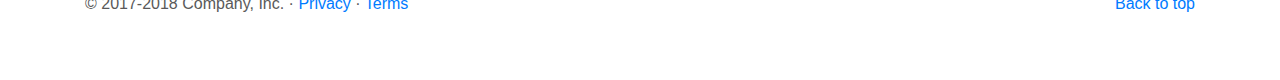
<file: bootstrap-4.0.0/docs/4.0/examples/carousel/index.html>
<!doctype html>
<html lang="en">
  <head>
    <meta charset="utf-8">
    <meta name="viewport" content="width=device-width, initial-scale=1, shrink-to-fit=no">
    <meta name="description" content="">
    <meta name="author" content="">
    <link rel="icon" href="../../../../favicon.ico">

    <title>Carousel Template for Bootstrap</title>

    <!-- Bootstrap core CSS -->
    <link href="../../../../dist/css/bootstrap.min.css" rel="stylesheet">

    <!-- Custom styles for this template -->
    <link href="carousel.css" rel="stylesheet">
  </head>
  <body>

    <header>
      <nav class="navbar navbar-expand-md navbar-dark fixed-top bg-dark">
        <a class="navbar-brand" href="#">Carousel</a>
        <button class="navbar-toggler" type="button" data-toggle="collapse" data-target="#navbarCollapse" aria-controls="navbarCollapse" aria-expanded="false" aria-label="Toggle navigation">
          <span class="navbar-toggler-icon"></span>
        </button>
        <div class="collapse navbar-collapse" id="navbarCollapse">
          <ul class="navbar-nav mr-auto">
            <li class="nav-item active">
              <a class="nav-link" href="#">Home <span class="sr-only">(current)</span></a>
            </li>
            <li class="nav-item">
              <a class="nav-link" href="#">Link</a>
            </li>
            <li class="nav-item">
              <a class="nav-link disabled" href="#">Disabled</a>
            </li>
          </ul>
          <form class="form-inline mt-2 mt-md-0">
            <input class="form-control mr-sm-2" type="text" placeholder="Search" aria-label="Search">
            <button class="btn btn-outline-success my-2 my-sm-0" type="submit">Search</button>
          </form>
        </div>
      </nav>
    </header>

    <main role="main">

      <div id="myCarousel" class="carousel slide" data-ride="carousel">
        <ol class="carousel-indicators">
          <li data-target="#myCarousel" data-slide-to="0" class="active"></li>
          <li data-target="#myCarousel" data-slide-to="1"></li>
          <li data-target="#myCarousel" data-slide-to="2"></li>
        </ol>
        <div class="carousel-inner">
          <div class="carousel-item active">
            <img class="first-slide" src="[data-uri]" alt="First slide">
            <div class="container">
              <div class="carousel-caption text-left">
                <h1>Example headline.</h1>
                <p>Cras justo odio, dapibus ac facilisis in, egestas eget quam. Donec id elit non mi porta gravida at eget metus. Nullam id dolor id nibh ultricies vehicula ut id elit.</p>
                <p><a class="btn btn-lg btn-primary" href="#" role="button">Sign up today</a></p>
              </div>
            </div>
          </div>
          <div class="carousel-item">
            <img class="second-slide" src="[data-uri]" alt="Second slide">
            <div class="container">
              <div class="carousel-caption">
                <h1>Another example headline.</h1>
                <p>Cras justo odio, dapibus ac facilisis in, egestas eget quam. Donec id elit non mi porta gravida at eget metus. Nullam id dolor id nibh ultricies vehicula ut id elit.</p>
                <p><a class="btn btn-lg btn-primary" href="#" role="button">Learn more</a></p>
              </div>
            </div>
          </div>
          <div class="carousel-item">
            <img class="third-slide" src="[data-uri]" alt="Third slide">
            <div class="container">
              <div class="carousel-caption text-right">
                <h1>One more for good measure.</h1>
                <p>Cras justo odio, dapibus ac facilisis in, egestas eget quam. Donec id elit non mi porta gravida at eget metus. Nullam id dolor id nibh ultricies vehicula ut id elit.</p>
                <p><a class="btn btn-lg btn-primary" href="#" role="button">Browse gallery</a></p>
              </div>
            </div>
          </div>
        </div>
        <a class="carousel-control-prev" href="#myCarousel" role="button" data-slide="prev">
          <span class="carousel-control-prev-icon" aria-hidden="true"></span>
          <span class="sr-only">Previous</span>
        </a>
        <a class="carousel-control-next" href="#myCarousel" role="button" data-slide="next">
          <span class="carousel-control-next-icon" aria-hidden="true"></span>
          <span class="sr-only">Next</span>
        </a>
      </div>


      <!-- Marketing messaging and featurettes
      ================================================== -->
      <!-- Wrap the rest of the page in another container to center all the content. -->

      <div class="container marketing">

        <!-- Three columns of text below the carousel -->
        <div class="row">
          <div class="col-lg-4">
            <img class="rounded-circle" src="[data-uri]" alt="Generic placeholder image" width="140" height="140">
            <h2>Heading</h2>
            <p>Donec sed odio dui. Etiam porta sem malesuada magna mollis euismod. Nullam id dolor id nibh ultricies vehicula ut id elit. Morbi leo risus, porta ac consectetur ac, vestibulum at eros. Praesent commodo cursus magna.</p>
            <p><a class="btn btn-secondary" href="#" role="button">View details &raquo;</a></p>
          </div><!-- /.col-lg-4 -->
          <div class="col-lg-4">
            <img class="rounded-circle" src="[data-uri]" alt="Generic placeholder image" width="140" height="140">
            <h2>Heading</h2>
            <p>Duis mollis, est non commodo luctus, nisi erat porttitor ligula, eget lacinia odio sem nec elit. Cras mattis consectetur purus sit amet fermentum. Fusce dapibus, tellus ac cursus commodo, tortor mauris condimentum nibh.</p>
            <p><a class="btn btn-secondary" href="#" role="button">View details &raquo;</a></p>
          </div><!-- /.col-lg-4 -->
          <div class="col-lg-4">
            <img class="rounded-circle" src="[data-uri]" alt="Generic placeholder image" width="140" height="140">
            <h2>Heading</h2>
            <p>Donec sed odio dui. Cras justo odio, dapibus ac facilisis in, egestas eget quam. Vestibulum id ligula porta felis euismod semper. Fusce dapibus, tellus ac cursus commodo, tortor mauris condimentum nibh, ut fermentum massa justo sit amet risus.</p>
            <p><a class="btn btn-secondary" href="#" role="button">View details &raquo;</a></p>
          </div><!-- /.col-lg-4 -->
        </div><!-- /.row -->


        <!-- START THE FEATURETTES -->

        <hr class="featurette-divider">

        <div class="row featurette">
          <div class="col-md-7">
            <h2 class="featurette-heading">First featurette heading. <span class="text-muted">It'll blow your mind.</span></h2>
            <p class="lead">Donec ullamcorper nulla non metus auctor fringilla. Vestibulum id ligula porta felis euismod semper. Praesent commodo cursus magna, vel scelerisque nisl consectetur. Fusce dapibus, tellus ac cursus commodo.</p>
          </div>
          <div class="col-md-5">
            <img class="featurette-image img-fluid mx-auto" data-src="holder.js/500x500/auto" alt="Generic placeholder image">
          </div>
        </div>

        <hr class="featurette-divider">

        <div class="row featurette">
          <div class="col-md-7 order-md-2">
            <h2 class="featurette-heading">Oh yeah, it's that good. <span class="text-muted">See for yourself.</span></h2>
            <p class="lead">Donec ullamcorper nulla non metus auctor fringilla. Vestibulum id ligula porta felis euismod semper. Praesent commodo cursus magna, vel scelerisque nisl consectetur. Fusce dapibus, tellus ac cursus commodo.</p>
          </div>
          <div class="col-md-5 order-md-1">
            <img class="featurette-image img-fluid mx-auto" data-src="holder.js/500x500/auto" alt="Generic placeholder image">
          </div>
        </div>

        <hr class="featurette-divider">

        <div class="row featurette">
          <div class="col-md-7">
            <h2 class="featurette-heading">And lastly, this one. <span class="text-muted">Checkmate.</span></h2>
            <p class="lead">Donec ullamcorper nulla non metus auctor fringilla. Vestibulum id ligula porta felis euismod semper. Praesent commodo cursus magna, vel scelerisque nisl consectetur. Fusce dapibus, tellus ac cursus commodo.</p>
          </div>
          <div class="col-md-5">
            <img class="featurette-image img-fluid mx-auto" data-src="holder.js/500x500/auto" alt="Generic placeholder image">
          </div>
        </div>

        <hr class="featurette-divider">

        <!-- /END THE FEATURETTES -->

      </div><!-- /.container -->


      <!-- FOOTER -->
      <footer class="container">
        <p class="float-right"><a href="#">Back to top</a></p>
        <p>&copy; 2017-2018 Company, Inc. &middot; <a href="#">Privacy</a> &middot; <a href="#">Terms</a></p>
      </footer>
    </main>

    <!-- Bootstrap core JavaScript
    ================================================== -->
    <!-- Placed at the end of the document so the pages load faster -->
    <script src="https://code.jquery.com/jquery-3.2.1.slim.min.js" integrity="sha384-KJ3o2DKtIkvYIK3UENzmM7KCkRr/rE9/Qpg6aAZGJwFDMVNA/GpGFF93hXpG5KkN" crossorigin="anonymous"></script>
    <script>window.jQuery || document.write('<script src="../../../../assets/js/vendor/jquery-slim.min.js"><\/script>')</script>
    <script src="../../../../assets/js/vendor/popper.min.js"></script>
    <script src="../../../../dist/js/bootstrap.min.js"></script>
    <!-- Just to make our placeholder images work. Don't actually copy the next line! -->
    <script src="../../../../assets/js/vendor/holder.min.js"></script>
  </body>
</html>
</file>
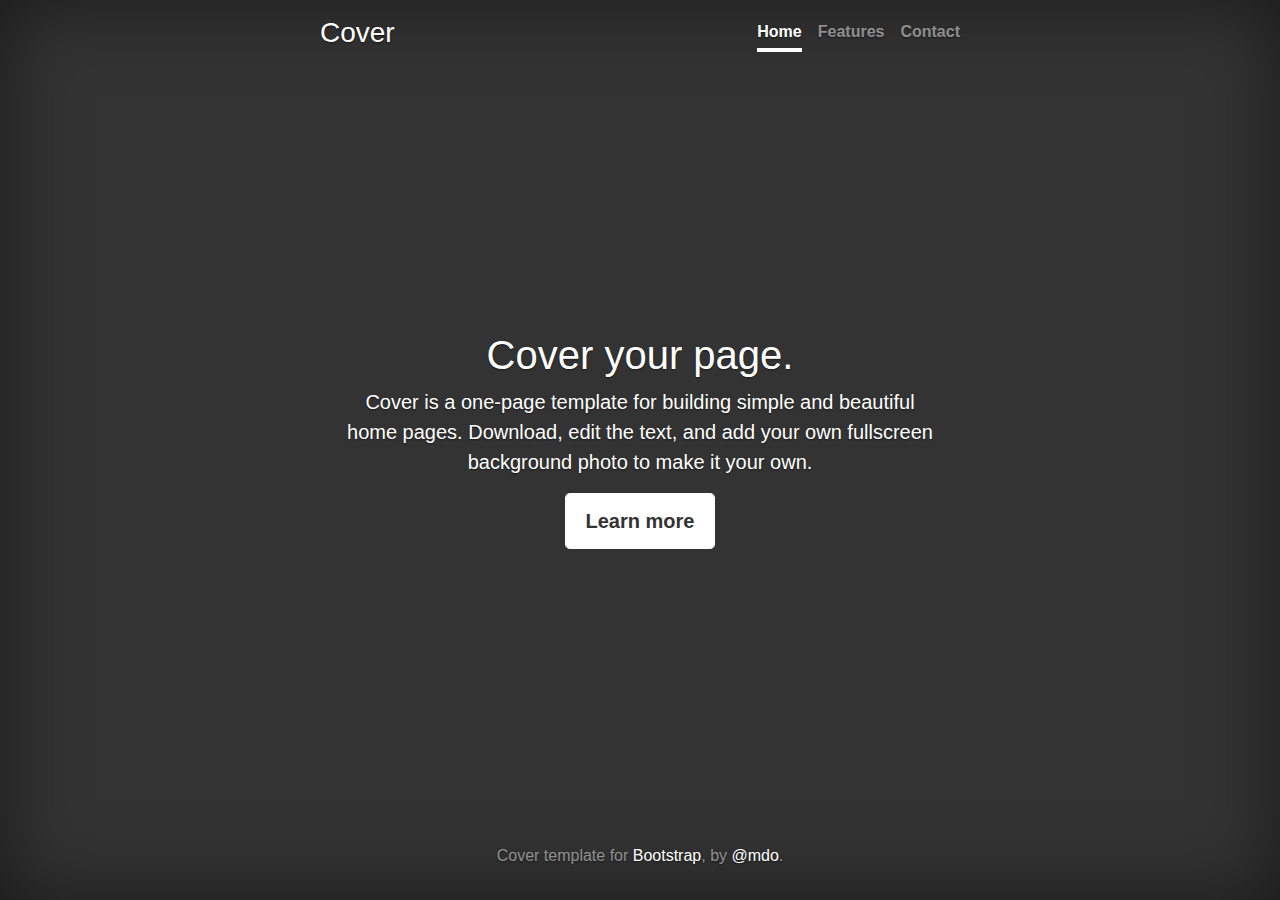
<file: bootstrap-4.0.0/docs/4.0/examples/cover/index.html>
<!doctype html>
<html lang="en">
  <head>
    <meta charset="utf-8">
    <meta name="viewport" content="width=device-width, initial-scale=1, shrink-to-fit=no">
    <meta name="description" content="">
    <meta name="author" content="">
    <link rel="icon" href="../../../../favicon.ico">

    <title>Cover Template for Bootstrap</title>

    <!-- Bootstrap core CSS -->
    <link href="../../../../dist/css/bootstrap.min.css" rel="stylesheet">

    <!-- Custom styles for this template -->
    <link href="cover.css" rel="stylesheet">
  </head>

  <body class="text-center">

    <div class="cover-container d-flex h-100 p-3 mx-auto flex-column">
      <header class="masthead mb-auto">
        <div class="inner">
          <h3 class="masthead-brand">Cover</h3>
          <nav class="nav nav-masthead justify-content-center">
            <a class="nav-link active" href="#">Home</a>
            <a class="nav-link" href="#">Features</a>
            <a class="nav-link" href="#">Contact</a>
          </nav>
        </div>
      </header>

      <main role="main" class="inner cover">
        <h1 class="cover-heading">Cover your page.</h1>
        <p class="lead">Cover is a one-page template for building simple and beautiful home pages. Download, edit the text, and add your own fullscreen background photo to make it your own.</p>
        <p class="lead">
          <a href="#" class="btn btn-lg btn-secondary">Learn more</a>
        </p>
      </main>

      <footer class="mastfoot mt-auto">
        <div class="inner">
          <p>Cover template for <a href="https://getbootstrap.com/">Bootstrap</a>, by <a href="https://twitter.com/mdo">@mdo</a>.</p>
        </div>
      </footer>
    </div>


    <!-- Bootstrap core JavaScript
    ================================================== -->
    <!-- Placed at the end of the document so the pages load faster -->
    <script src="https://code.jquery.com/jquery-3.2.1.slim.min.js" integrity="sha384-KJ3o2DKtIkvYIK3UENzmM7KCkRr/rE9/Qpg6aAZGJwFDMVNA/GpGFF93hXpG5KkN" crossorigin="anonymous"></script>
    <script>window.jQuery || document.write('<script src="../../../../assets/js/vendor/jquery-slim.min.js"><\/script>')</script>
    <script src="../../../../assets/js/vendor/popper.min.js"></script>
    <script src="../../../../dist/js/bootstrap.min.js"></script>
  </body>
</html>
</file>
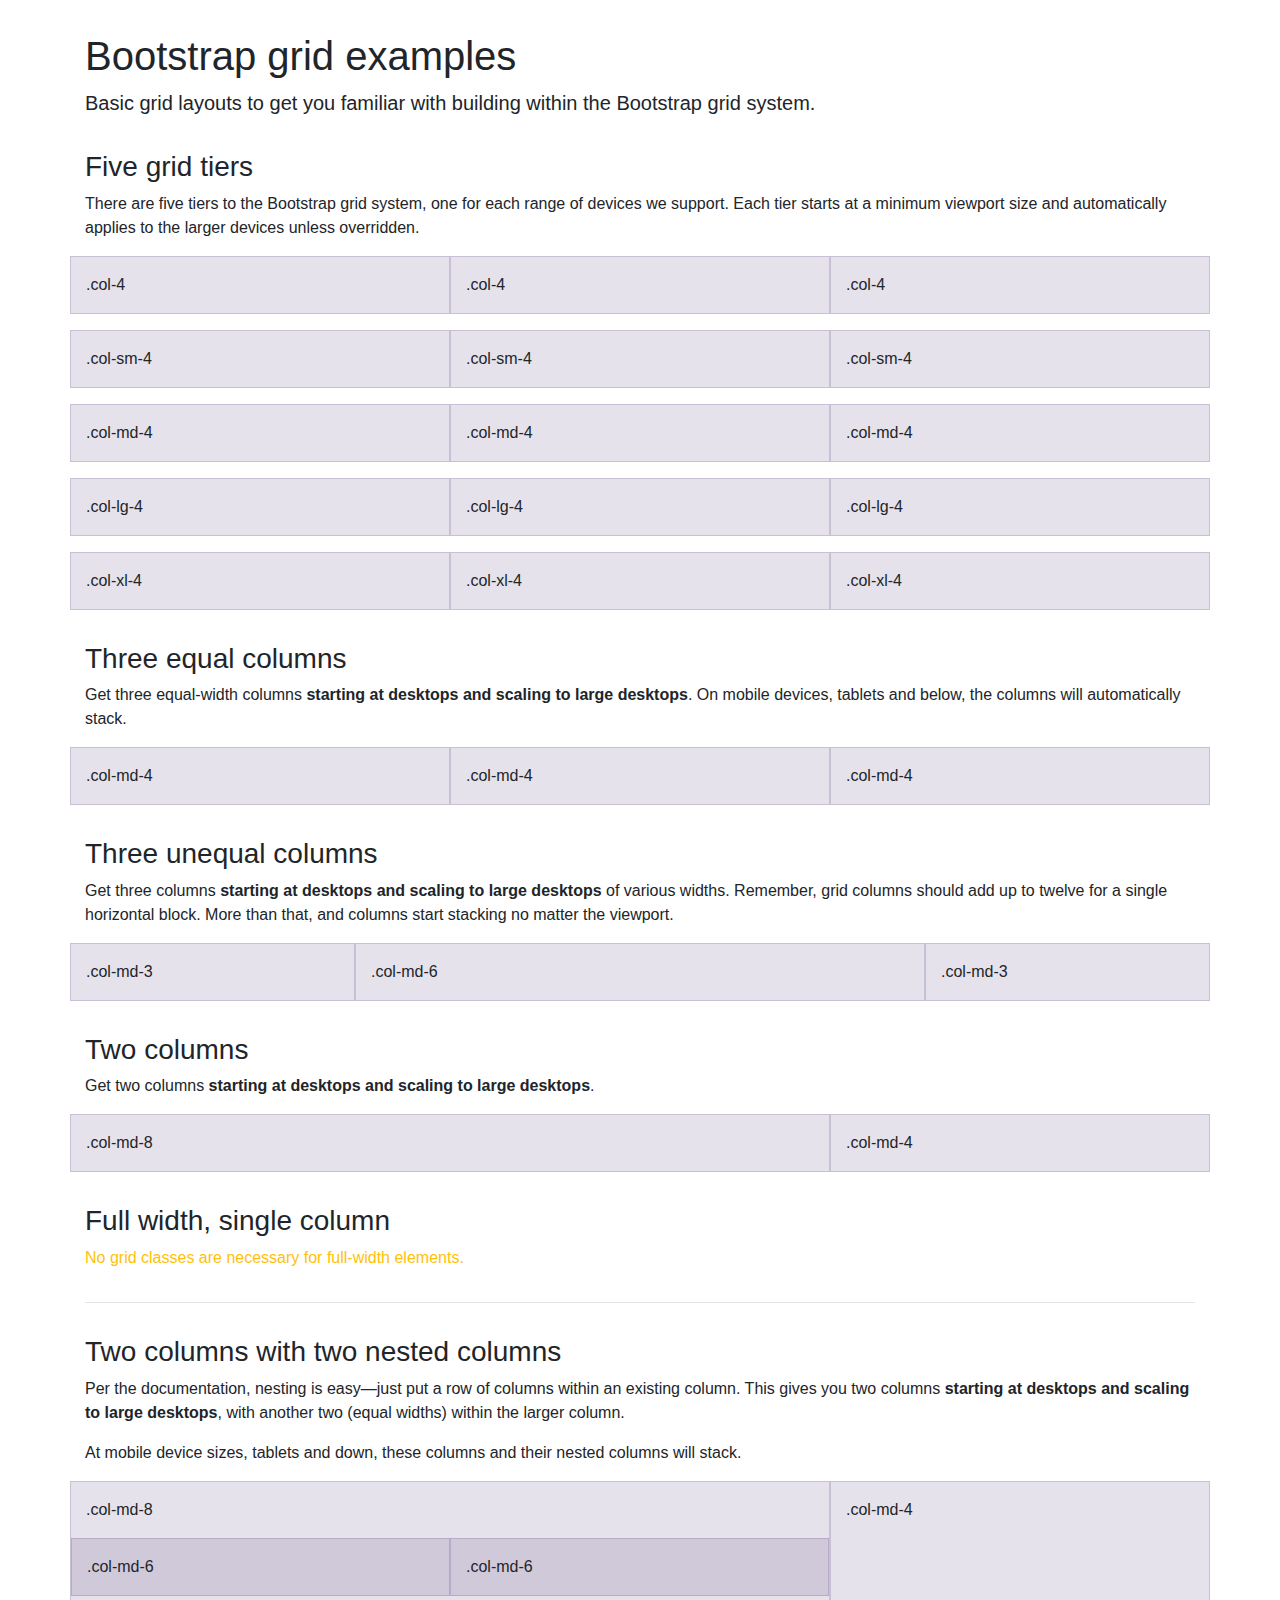
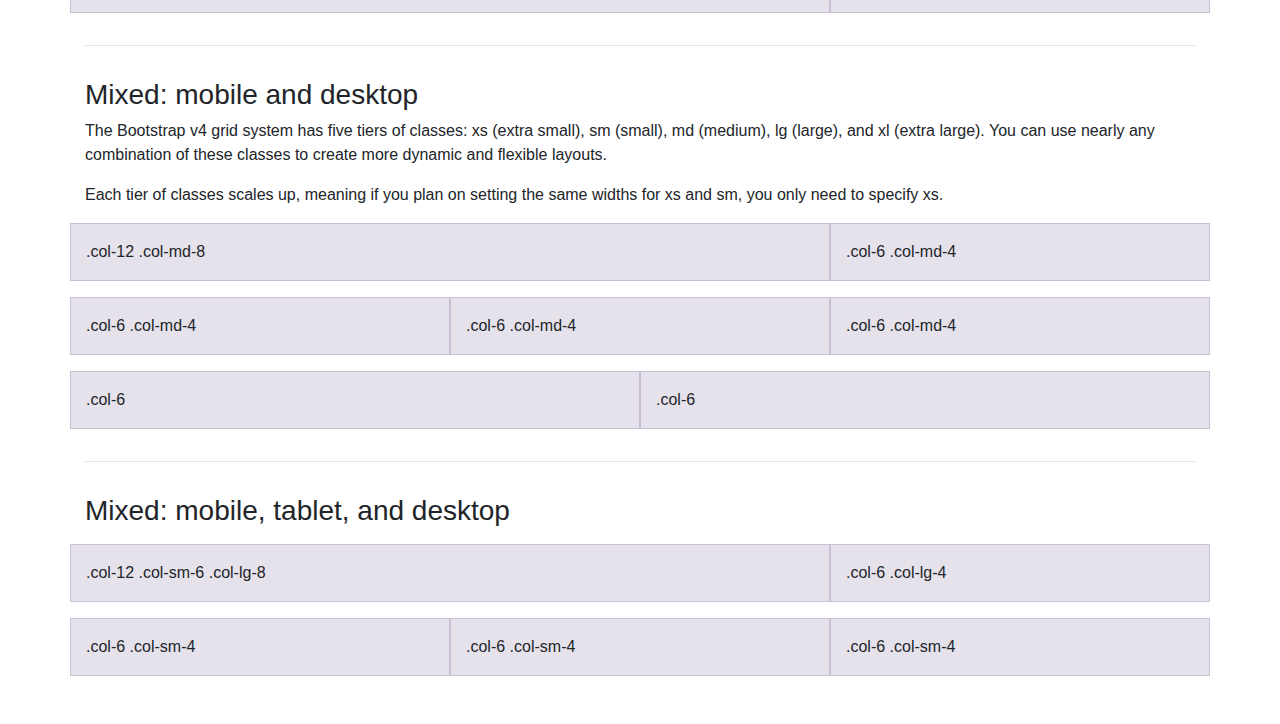
<file: bootstrap-4.0.0/docs/4.0/examples/grid/index.html>
<!doctype html>
<html lang="en">
  <head>
    <meta charset="utf-8">
    <meta name="viewport" content="width=device-width, initial-scale=1, shrink-to-fit=no">
    <meta name="description" content="">
    <meta name="author" content="">
    <link rel="icon" href="../../../../favicon.ico">

    <title>Grid Template for Bootstrap</title>

    <!-- Bootstrap core CSS -->
    <link href="../../../../dist/css/bootstrap.min.css" rel="stylesheet">

    <!-- Custom styles for this template -->
    <link href="grid.css" rel="stylesheet">
  </head>

  <body>
    <div class="container">

      <h1>Bootstrap grid examples</h1>
      <p class="lead">Basic grid layouts to get you familiar with building within the Bootstrap grid system.</p>

      <h3>Five grid tiers</h3>
      <p>There are five tiers to the Bootstrap grid system, one for each range of devices we support. Each tier starts at a minimum viewport size and automatically applies to the larger devices unless overridden.</p>

      <div class="row">
        <div class="col-4">.col-4</div>
        <div class="col-4">.col-4</div>
        <div class="col-4">.col-4</div>
      </div>

      <div class="row">
        <div class="col-sm-4">.col-sm-4</div>
        <div class="col-sm-4">.col-sm-4</div>
        <div class="col-sm-4">.col-sm-4</div>
      </div>

      <div class="row">
        <div class="col-md-4">.col-md-4</div>
        <div class="col-md-4">.col-md-4</div>
        <div class="col-md-4">.col-md-4</div>
      </div>

      <div class="row">
        <div class="col-lg-4">.col-lg-4</div>
        <div class="col-lg-4">.col-lg-4</div>
        <div class="col-lg-4">.col-lg-4</div>
      </div>

      <div class="row">
        <div class="col-xl-4">.col-xl-4</div>
        <div class="col-xl-4">.col-xl-4</div>
        <div class="col-xl-4">.col-xl-4</div>
      </div>

      <h3>Three equal columns</h3>
      <p>Get three equal-width columns <strong>starting at desktops and scaling to large desktops</strong>. On mobile devices, tablets and below, the columns will automatically stack.</p>
      <div class="row">
        <div class="col-md-4">.col-md-4</div>
        <div class="col-md-4">.col-md-4</div>
        <div class="col-md-4">.col-md-4</div>
      </div>

      <h3>Three unequal columns</h3>
      <p>Get three columns <strong>starting at desktops and scaling to large desktops</strong> of various widths. Remember, grid columns should add up to twelve for a single horizontal block. More than that, and columns start stacking no matter the viewport.</p>
      <div class="row">
        <div class="col-md-3">.col-md-3</div>
        <div class="col-md-6">.col-md-6</div>
        <div class="col-md-3">.col-md-3</div>
      </div>

      <h3>Two columns</h3>
      <p>Get two columns <strong>starting at desktops and scaling to large desktops</strong>.</p>
      <div class="row">
        <div class="col-md-8">.col-md-8</div>
        <div class="col-md-4">.col-md-4</div>
      </div>

      <h3>Full width, single column</h3>
      <p class="text-warning">No grid classes are necessary for full-width elements.</p>

      <hr>

      <h3>Two columns with two nested columns</h3>
      <p>Per the documentation, nesting is easy—just put a row of columns within an existing column. This gives you two columns <strong>starting at desktops and scaling to large desktops</strong>, with another two (equal widths) within the larger column.</p>
      <p>At mobile device sizes, tablets and down, these columns and their nested columns will stack.</p>
      <div class="row">
        <div class="col-md-8">
          .col-md-8
          <div class="row">
            <div class="col-md-6">.col-md-6</div>
            <div class="col-md-6">.col-md-6</div>
          </div>
        </div>
        <div class="col-md-4">.col-md-4</div>
      </div>

      <hr>

      <h3>Mixed: mobile and desktop</h3>
      <p>The Bootstrap v4 grid system has five tiers of classes: xs (extra small), sm (small), md (medium), lg (large), and xl (extra large). You can use nearly any combination of these classes to create more dynamic and flexible layouts.</p>
      <p>Each tier of classes scales up, meaning if you plan on setting the same widths for xs and sm, you only need to specify xs.</p>
      <div class="row">
        <div class="col-12 col-md-8">.col-12 .col-md-8</div>
        <div class="col-6 col-md-4">.col-6 .col-md-4</div>
      </div>
      <div class="row">
        <div class="col-6 col-md-4">.col-6 .col-md-4</div>
        <div class="col-6 col-md-4">.col-6 .col-md-4</div>
        <div class="col-6 col-md-4">.col-6 .col-md-4</div>
      </div>
      <div class="row">
        <div class="col-6">.col-6</div>
        <div class="col-6">.col-6</div>
      </div>

      <hr>

      <h3>Mixed: mobile, tablet, and desktop</h3>
      <p></p>
      <div class="row">
        <div class="col-12 col-sm-6 col-lg-8">.col-12 .col-sm-6 .col-lg-8</div>
        <div class="col-6 col-lg-4">.col-6 .col-lg-4</div>
      </div>
      <div class="row">
        <div class="col-6 col-sm-4">.col-6 .col-sm-4</div>
        <div class="col-6 col-sm-4">.col-6 .col-sm-4</div>
        <div class="col-6 col-sm-4">.col-6 .col-sm-4</div>
      </div>

    </div> <!-- /container -->
  </body>
</html>
</file>
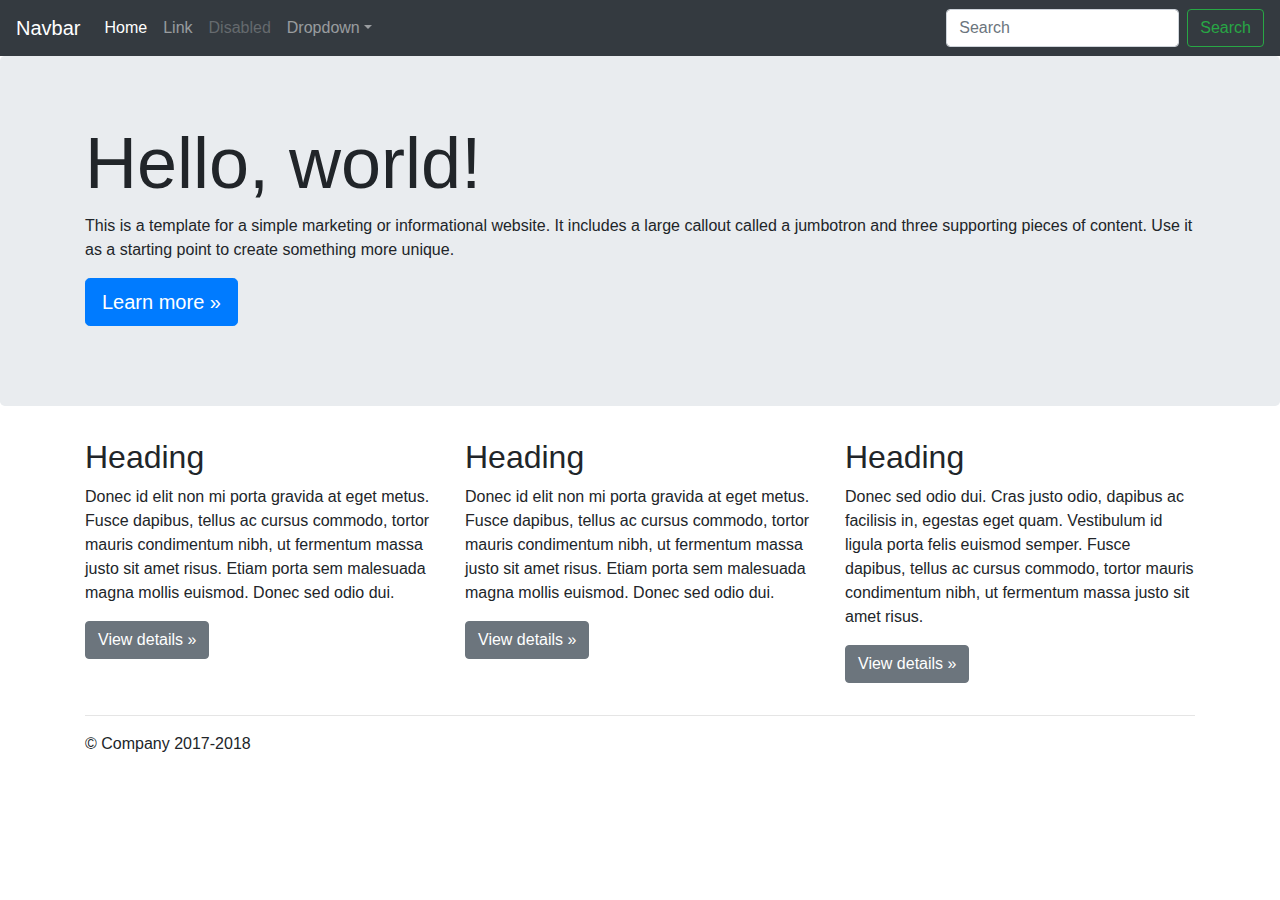
<file: bootstrap-4.0.0/docs/4.0/examples/jumbotron/index.html>
<!doctype html>
<html lang="en">
  <head>
    <meta charset="utf-8">
    <meta name="viewport" content="width=device-width, initial-scale=1, shrink-to-fit=no">
    <meta name="description" content="">
    <meta name="author" content="">
    <link rel="icon" href="../../../../favicon.ico">

    <title>Jumbotron Template for Bootstrap</title>

    <!-- Bootstrap core CSS -->
    <link href="../../../../dist/css/bootstrap.min.css" rel="stylesheet">

    <!-- Custom styles for this template -->
    <link href="jumbotron.css" rel="stylesheet">
  </head>

  <body>

    <nav class="navbar navbar-expand-md navbar-dark fixed-top bg-dark">
      <a class="navbar-brand" href="#">Navbar</a>
      <button class="navbar-toggler" type="button" data-toggle="collapse" data-target="#navbarsExampleDefault" aria-controls="navbarsExampleDefault" aria-expanded="false" aria-label="Toggle navigation">
        <span class="navbar-toggler-icon"></span>
      </button>

      <div class="collapse navbar-collapse" id="navbarsExampleDefault">
        <ul class="navbar-nav mr-auto">
          <li class="nav-item active">
            <a class="nav-link" href="#">Home <span class="sr-only">(current)</span></a>
          </li>
          <li class="nav-item">
            <a class="nav-link" href="#">Link</a>
          </li>
          <li class="nav-item">
            <a class="nav-link disabled" href="#">Disabled</a>
          </li>
          <li class="nav-item dropdown">
            <a class="nav-link dropdown-toggle" href="http://example.com" id="dropdown01" data-toggle="dropdown" aria-haspopup="true" aria-expanded="false">Dropdown</a>
            <div class="dropdown-menu" aria-labelledby="dropdown01">
              <a class="dropdown-item" href="#">Action</a>
              <a class="dropdown-item" href="#">Another action</a>
              <a class="dropdown-item" href="#">Something else here</a>
            </div>
          </li>
        </ul>
        <form class="form-inline my-2 my-lg-0">
          <input class="form-control mr-sm-2" type="text" placeholder="Search" aria-label="Search">
          <button class="btn btn-outline-success my-2 my-sm-0" type="submit">Search</button>
        </form>
      </div>
    </nav>

    <main role="main">

      <!-- Main jumbotron for a primary marketing message or call to action -->
      <div class="jumbotron">
        <div class="container">
          <h1 class="display-3">Hello, world!</h1>
          <p>This is a template for a simple marketing or informational website. It includes a large callout called a jumbotron and three supporting pieces of content. Use it as a starting point to create something more unique.</p>
          <p><a class="btn btn-primary btn-lg" href="#" role="button">Learn more &raquo;</a></p>
        </div>
      </div>

      <div class="container">
        <!-- Example row of columns -->
        <div class="row">
          <div class="col-md-4">
            <h2>Heading</h2>
            <p>Donec id elit non mi porta gravida at eget metus. Fusce dapibus, tellus ac cursus commodo, tortor mauris condimentum nibh, ut fermentum massa justo sit amet risus. Etiam porta sem malesuada magna mollis euismod. Donec sed odio dui. </p>
            <p><a class="btn btn-secondary" href="#" role="button">View details &raquo;</a></p>
          </div>
          <div class="col-md-4">
            <h2>Heading</h2>
            <p>Donec id elit non mi porta gravida at eget metus. Fusce dapibus, tellus ac cursus commodo, tortor mauris condimentum nibh, ut fermentum massa justo sit amet risus. Etiam porta sem malesuada magna mollis euismod. Donec sed odio dui. </p>
            <p><a class="btn btn-secondary" href="#" role="button">View details &raquo;</a></p>
          </div>
          <div class="col-md-4">
            <h2>Heading</h2>
            <p>Donec sed odio dui. Cras justo odio, dapibus ac facilisis in, egestas eget quam. Vestibulum id ligula porta felis euismod semper. Fusce dapibus, tellus ac cursus commodo, tortor mauris condimentum nibh, ut fermentum massa justo sit amet risus.</p>
            <p><a class="btn btn-secondary" href="#" role="button">View details &raquo;</a></p>
          </div>
        </div>

        <hr>

      </div> <!-- /container -->

    </main>

    <footer class="container">
      <p>&copy; Company 2017-2018</p>
    </footer>

    <!-- Bootstrap core JavaScript
    ================================================== -->
    <!-- Placed at the end of the document so the pages load faster -->
    <script src="https://code.jquery.com/jquery-3.2.1.slim.min.js" integrity="sha384-KJ3o2DKtIkvYIK3UENzmM7KCkRr/rE9/Qpg6aAZGJwFDMVNA/GpGFF93hXpG5KkN" crossorigin="anonymous"></script>
    <script>window.jQuery || document.write('<script src="../../../../assets/js/vendor/jquery-slim.min.js"><\/script>')</script>
    <script src="../../../../assets/js/vendor/popper.min.js"></script>
    <script src="../../../../dist/js/bootstrap.min.js"></script>
  </body>
</html>
</file>
<file: bootstrap-4.0.0/docs/4.0/examples/album/album.css>
:root {
  --jumbotron-padding-y: 3rem;
}

.jumbotron {
  padding-top: var(--jumbotron-padding-y);
  padding-bottom: var(--jumbotron-padding-y);
  margin-bottom: 0;
  background-color: #fff;
}
@media (min-width: 768px) {
  .jumbotron {
    padding-top: calc(var(--jumbotron-padding-y) * 2);
    padding-bottom: calc(var(--jumbotron-padding-y) * 2);
  }
}

.jumbotron p:last-child {
  margin-bottom: 0;
}

.jumbotron-heading {
  font-weight: 300;
}

.jumbotron .container {
  max-width: 40rem;
}

footer {
  padding-top: 3rem;
  padding-bottom: 3rem;
}

footer p {
  margin-bottom: .25rem;
}

.box-shadow { box-shadow: 0 .25rem .75rem rgba(0, 0, 0, .05); }
</file>
<file: bootstrap-4.0.0/docs/4.0/examples/blog/blog.css>
/* stylelint-disable selector-list-comma-newline-after */

.blog-header {
  line-height: 1;
  border-bottom: 1px solid #e5e5e5;
}

.blog-header-logo {
  font-family: "Playfair Display", Georgia, "Times New Roman", serif;
  font-size: 2.25rem;
}

.blog-header-logo:hover {
  text-decoration: none;
}

h1, h2, h3, h4, h5, h6 {
  font-family: "Playfair Display", Georgia, "Times New Roman", serif;
}

.display-4 {
  font-size: 2.5rem;
}
@media (min-width: 768px) {
  .display-4 {
    font-size: 3rem;
  }
}

.nav-scroller {
  position: relative;
  z-index: 2;
  height: 2.75rem;
  overflow-y: hidden;
}

.nav-scroller .nav {
  display: -webkit-box;
  display: -ms-flexbox;
  display: flex;
  -ms-flex-wrap: nowrap;
  flex-wrap: nowrap;
  padding-bottom: 1rem;
  margin-top: -1px;
  overflow-x: auto;
  text-align: center;
  white-space: nowrap;
  -webkit-overflow-scrolling: touch;
}

.nav-scroller .nav-link {
  padding-top: .75rem;
  padding-bottom: .75rem;
  font-size: .875rem;
}

.card-img-right {
  height: 100%;
  border-radius: 0 3px 3px 0;
}

.flex-auto {
  -ms-flex: 0 0 auto;
  -webkit-box-flex: 0;
  flex: 0 0 auto;
}

.h-250 { height: 250px; }
@media (min-width: 768px) {
  .h-md-250 { height: 250px; }
}

.border-top { border-top: 1px solid #e5e5e5; }
.border-bottom { border-bottom: 1px solid #e5e5e5; }

.box-shadow { box-shadow: 0 .25rem .75rem rgba(0, 0, 0, .05); }

/*
 * Blog name and description
 */
.blog-title {
  margin-bottom: 0;
  font-size: 2rem;
  font-weight: 400;
}
.blog-description {
  font-size: 1.1rem;
  color: #999;
}

@media (min-width: 40em) {
  .blog-title {
    font-size: 3.5rem;
  }
}

/* Pagination */
.blog-pagination {
  margin-bottom: 4rem;
}
.blog-pagination > .btn {
  border-radius: 2rem;
}

/*
 * Blog posts
 */
.blog-post {
  margin-bottom: 4rem;
}
.blog-post-title {
  margin-bottom: .25rem;
  font-size: 2.5rem;
}
.blog-post-meta {
  margin-bottom: 1.25rem;
  color: #999;
}

/*
 * Footer
 */
.blog-footer {
  padding: 2.5rem 0;
  color: #999;
  text-align: center;
  background-color: #f9f9f9;
  border-top: .05rem solid #e5e5e5;
}
.blog-footer p:last-child {
  margin-bottom: 0;
}
</file>
<file: bootstrap-4.0.0/docs/4.0/examples/carousel/carousel.css>
/* GLOBAL STYLES
-------------------------------------------------- */
/* Padding below the footer and lighter body text */

body {
  padding-top: 3rem;
  padding-bottom: 3rem;
  color: #5a5a5a;
}


/* CUSTOMIZE THE CAROUSEL
-------------------------------------------------- */

/* Carousel base class */
.carousel {
  margin-bottom: 4rem;
}
/* Since positioning the image, we need to help out the caption */
.carousel-caption {
  bottom: 3rem;
  z-index: 10;
}

/* Declare heights because of positioning of img element */
.carousel-item {
  height: 32rem;
  background-color: #777;
}
.carousel-item > img {
  position: absolute;
  top: 0;
  left: 0;
  min-width: 100%;
  height: 32rem;
}


/* MARKETING CONTENT
-------------------------------------------------- */

/* Center align the text within the three columns below the carousel */
.marketing .col-lg-4 {
  margin-bottom: 1.5rem;
  text-align: center;
}
.marketing h2 {
  font-weight: 400;
}
.marketing .col-lg-4 p {
  margin-right: .75rem;
  margin-left: .75rem;
}


/* Featurettes
------------------------- */

.featurette-divider {
  margin: 5rem 0; /* Space out the Bootstrap <hr> more */
}

/* Thin out the marketing headings */
.featurette-heading {
  font-weight: 300;
  line-height: 1;
  letter-spacing: -.05rem;
}


/* RESPONSIVE CSS
-------------------------------------------------- */

@media (min-width: 40em) {
  /* Bump up size of carousel content */
  .carousel-caption p {
    margin-bottom: 1.25rem;
    font-size: 1.25rem;
    line-height: 1.4;
  }

  .featurette-heading {
    font-size: 50px;
  }
}

@media (min-width: 62em) {
  .featurette-heading {
    margin-top: 7rem;
  }
}
</file>
<file: bootstrap-4.0.0/docs/4.0/examples/cover/cover.css>
/*
 * Globals
 */

/* Links */
a,
a:focus,
a:hover {
  color: #fff;
}

/* Custom default button */
.btn-secondary,
.btn-secondary:hover,
.btn-secondary:focus {
  color: #333;
  text-shadow: none; /* Prevent inheritance from `body` */
  background-color: #fff;
  border: .05rem solid #fff;
}


/*
 * Base structure
 */

html,
body {
  height: 100%;
  background-color: #333;
}

body {
  display: -ms-flexbox;
  display: -webkit-box;
  display: flex;
  -ms-flex-pack: center;
  -webkit-box-pack: center;
  justify-content: center;
  color: #fff;
  text-shadow: 0 .05rem .1rem rgba(0, 0, 0, .5);
  box-shadow: inset 0 0 5rem rgba(0, 0, 0, .5);
}

.cover-container {
  max-width: 42em;
}


/*
 * Header
 */
.masthead {
  margin-bottom: 2rem;
}

.masthead-brand {
  margin-bottom: 0;
}

.nav-masthead .nav-link {
  padding: .25rem 0;
  font-weight: 700;
  color: rgba(255, 255, 255, .5);
  background-color: transparent;
  border-bottom: .25rem solid transparent;
}

.nav-masthead .nav-link:hover,
.nav-masthead .nav-link:focus {
  border-bottom-color: rgba(255, 255, 255, .25);
}

.nav-masthead .nav-link + .nav-link {
  margin-left: 1rem;
}

.nav-masthead .active {
  color: #fff;
  border-bottom-color: #fff;
}

@media (min-width: 48em) {
  .masthead-brand {
    float: left;
  }
  .nav-masthead {
    float: right;
  }
}


/*
 * Cover
 */
.cover {
  padding: 0 1.5rem;
}
.cover .btn-lg {
  padding: .75rem 1.25rem;
  font-weight: 700;
}


/*
 * Footer
 */
.mastfoot {
  color: rgba(255, 255, 255, .5);
}
</file>
<file: bootstrap-4.0.0/docs/4.0/examples/grid/grid.css>
body {
  padding-top: 2rem;
  padding-bottom: 2rem;
}

h3 {
  margin-top: 2rem;
}

.row {
  margin-bottom: 1rem;
}
.row .row {
  margin-top: 1rem;
  margin-bottom: 0;
}
[class*="col-"] {
  padding-top: 1rem;
  padding-bottom: 1rem;
  background-color: rgba(86, 61, 124, .15);
  border: 1px solid rgba(86, 61, 124, .2);
}

hr {
  margin-top: 2rem;
  margin-bottom: 2rem;
}
</file>
<file: bootstrap-4.0.0/docs/4.0/examples/jumbotron/jumbotron.css>
/* Move down content because we have a fixed navbar that is 3.5rem tall */
body {
  padding-top: 3.5rem;
}
</file>
<file: bootstrap-4.0.0/js/tests/vendor/qunit.css>
/*!
 * QUnit 2.4.1
 * https://qunitjs.com/
 *
 * Copyright jQuery Foundation and other contributors
 * Released under the MIT license
 * https://jquery.org/license
 *
 * Date: 2017-10-22T05:12Z
 */

/** Font Family and Sizes */

#qunit-tests, #qunit-header, #qunit-banner, #qunit-testrunner-toolbar, #qunit-filteredTest, #qunit-userAgent, #qunit-testresult {
	font-family: "Helvetica Neue Light", "HelveticaNeue-Light", "Helvetica Neue", Calibri, Helvetica, Arial, sans-serif;
}

#qunit-testrunner-toolbar, #qunit-filteredTest, #qunit-userAgent, #qunit-testresult, #qunit-tests li { font-size: small; }
#qunit-tests { font-size: smaller; }


/** Resets */

#qunit-tests, #qunit-header, #qunit-banner, #qunit-filteredTest, #qunit-userAgent, #qunit-testresult, #qunit-modulefilter {
	margin: 0;
	padding: 0;
}


/** Header (excluding toolbar) */

#qunit-header {
	padding: 0.5em 0 0.5em 1em;

	color: #8699A4;
	background-color: #0D3349;

	font-size: 1.5em;
	line-height: 1em;
	font-weight: 400;

	border-radius: 5px 5px 0 0;
}

#qunit-header a {
	text-decoration: none;
	color: #C2CCD1;
}

#qunit-header a:hover,
#qunit-header a:focus {
	color: #FFF;
}

#qunit-banner {
	height: 5px;
}

#qunit-filteredTest {
	padding: 0.5em 1em 0.5em 1em;
	color: #366097;
	background-color: #F4FF77;
}

#qunit-userAgent {
	padding: 0.5em 1em 0.5em 1em;
	color: #FFF;
	background-color: #2B81AF;
	text-shadow: rgba(0, 0, 0, 0.5) 2px 2px 1px;
}


/** Toolbar */

#qunit-testrunner-toolbar {
	padding: 0.5em 1em 0.5em 1em;
	color: #5E740B;
	background-color: #EEE;
}

#qunit-testrunner-toolbar .clearfix {
	height: 0;
	clear: both;
}

#qunit-testrunner-toolbar label {
	display: inline-block;
}

#qunit-testrunner-toolbar input[type=checkbox],
#qunit-testrunner-toolbar input[type=radio] {
	margin: 3px;
	vertical-align: -2px;
}

#qunit-testrunner-toolbar input[type=text] {
	box-sizing: border-box;
	height: 1.6em;
}

.qunit-url-config,
.qunit-filter,
#qunit-modulefilter {
	display: inline-block;
	line-height: 2.1em;
}

.qunit-filter,
#qunit-modulefilter {
	float: right;
	position: relative;
	margin-left: 1em;
}

.qunit-url-config label {
	margin-right: 0.5em;
}

#qunit-modulefilter-search {
	box-sizing: border-box;
	width: 400px;
}

#qunit-modulefilter-search-container:after {
	position: absolute;
	right: 0.3em;
	content: "\25bc";
	color: black;
}

#qunit-modulefilter-dropdown {
	/* align with #qunit-modulefilter-search */
	box-sizing: border-box;
	width: 400px;
	position: absolute;
	right: 0;
	top: 50%;
	margin-top: 0.8em;

	border: 1px solid #D3D3D3;
	border-top: none;
	border-radius: 0 0 .25em .25em;
	color: #000;
	background-color: #F5F5F5;
	z-index: 99;
}

#qunit-modulefilter-dropdown a {
	color: inherit;
	text-decoration: none;
}

#qunit-modulefilter-dropdown .clickable.checked {
	font-weight: bold;
	color: #000;
	background-color: #D2E0E6;
}

#qunit-modulefilter-dropdown .clickable:hover {
	color: #FFF;
	background-color: #0D3349;
}

#qunit-modulefilter-actions {
	display: block;
	overflow: auto;

	/* align with #qunit-modulefilter-dropdown-list */
	font: smaller/1.5em sans-serif;
}

#qunit-modulefilter-dropdown #qunit-modulefilter-actions > * {
	box-sizing: border-box;
	max-height: 2.8em;
	display: block;
	padding: 0.4em;
}

#qunit-modulefilter-dropdown #qunit-modulefilter-actions > button {
	float: right;
	font: inherit;
}

#qunit-modulefilter-dropdown #qunit-modulefilter-actions > :last-child {
	/* insert padding to align with checkbox margins */
	padding-left: 3px;
}

#qunit-modulefilter-dropdown-list {
	max-height: 200px;
	overflow-y: auto;
	margin: 0;
	border-top: 2px groove threedhighlight;
	padding: 0.4em 0 0;
	font: smaller/1.5em sans-serif;
}

#qunit-modulefilter-dropdown-list li {
	white-space: nowrap;
	overflow: hidden;
	text-overflow: ellipsis;
}

#qunit-modulefilter-dropdown-list .clickable {
	display: block;
	padding-left: 0.15em;
}


/** Tests: Pass/Fail */

#qunit-tests {
	list-style-position: inside;
}

#qunit-tests li {
	padding: 0.4em 1em 0.4em 1em;
	border-bottom: 1px solid #FFF;
	list-style-position: inside;
}

#qunit-tests > li {
	display: none;
}

#qunit-tests li.running,
#qunit-tests li.pass,
#qunit-tests li.fail,
#qunit-tests li.skipped,
#qunit-tests li.aborted {
	display: list-item;
}

#qunit-tests.hidepass {
	position: relative;
}

#qunit-tests.hidepass li.running,
#qunit-tests.hidepass li.pass:not(.todo) {
	visibility: hidden;
	position: absolute;
	width:   0;
	height:  0;
	padding: 0;
	border:  0;
	margin:  0;
}

#qunit-tests li strong {
	cursor: pointer;
}

#qunit-tests li.skipped strong {
	cursor: default;
}

#qunit-tests li a {
	padding: 0.5em;
	color: #C2CCD1;
	text-decoration: none;
}

#qunit-tests li p a {
	padding: 0.25em;
	color: #6B6464;
}
#qunit-tests li a:hover,
#qunit-tests li a:focus {
	color: #000;
}

#qunit-tests li .runtime {
	float: right;
	font-size: smaller;
}

.qunit-assert-list {
	margin-top: 0.5em;
	padding: 0.5em;

	background-color: #FFF;

	border-radius: 5px;
}

.qunit-source {
	margin: 0.6em 0 0.3em;
}

.qunit-collapsed {
	display: none;
}

#qunit-tests table {
	border-collapse: collapse;
	margin-top: 0.2em;
}

#qunit-tests th {
	text-align: right;
	vertical-align: top;
	padding: 0 0.5em 0 0;
}

#qunit-tests td {
	vertical-align: top;
}

#qunit-tests pre {
	margin: 0;
	white-space: pre-wrap;
	word-wrap: break-word;
}

#qunit-tests del {
	color: #374E0C;
	background-color: #E0F2BE;
	text-decoration: none;
}

#qunit-tests ins {
	color: #500;
	background-color: #FFCACA;
	text-decoration: none;
}

/*** Test Counts */

#qunit-tests b.counts                       { color: #000; }
#qunit-tests b.passed                       { color: #5E740B; }
#qunit-tests b.failed                       { color: #710909; }

#qunit-tests li li {
	padding: 5px;
	background-color: #FFF;
	border-bottom: none;
	list-style-position: inside;
}

/*** Passing Styles */

#qunit-tests li li.pass {
	color: #3C510C;
	background-color: #FFF;
	border-left: 10px solid #C6E746;
}

#qunit-tests .pass                          { color: #528CE0; background-color: #D2E0E6; }
#qunit-tests .pass .test-name               { color: #366097; }

#qunit-tests .pass .test-actual,
#qunit-tests .pass .test-expected           { color: #999; }

#qunit-banner.qunit-pass                    { background-color: #C6E746; }

/*** Failing Styles */

#qunit-tests li li.fail {
	color: #710909;
	background-color: #FFF;
	border-left: 10px solid #EE5757;
	white-space: pre;
}

#qunit-tests > li:last-child {
	border-radius: 0 0 5px 5px;
}

#qunit-tests .fail                          { color: #000; background-color: #EE5757; }
#qunit-tests .fail .test-name,
#qunit-tests .fail .module-name             { color: #000; }

#qunit-tests .fail .test-actual             { color: #EE5757; }
#qunit-tests .fail .test-expected           { color: #008000; }

#qunit-banner.qunit-fail                    { background-color: #EE5757; }


/*** Aborted tests */
#qunit-tests .aborted { color: #000; background-color: orange; }
/*** Skipped tests */

#qunit-tests .skipped {
	background-color: #EBECE9;
}

#qunit-tests .qunit-todo-label,
#qunit-tests .qunit-skipped-label {
	background-color: #F4FF77;
	display: inline-block;
	font-style: normal;
	color: #366097;
	line-height: 1.8em;
	padding: 0 0.5em;
	margin: -0.4em 0.4em -0.4em 0;
}

#qunit-tests .qunit-todo-label {
	background-color: #EEE;
}

/** Result */

#qunit-testresult {
	color: #2B81AF;
	background-color: #D2E0E6;

	border-bottom: 1px solid #FFF;
}
#qunit-testresult .clearfix {
	height: 0;
	clear: both;
}
#qunit-testresult .module-name {
	font-weight: 700;
}
#qunit-testresult-display {
	padding: 0.5em 1em 0.5em 1em;
	width: 85%;
	float:left;
}
#qunit-testresult-controls {
	padding: 0.5em 1em 0.5em 1em;
  width: 10%;
	float:left;
}

/** Fixture */

#qunit-fixture {
	position: absolute;
	top: -10000px;
	left: -10000px;
	width: 1000px;
	height: 1000px;
}
</file>
